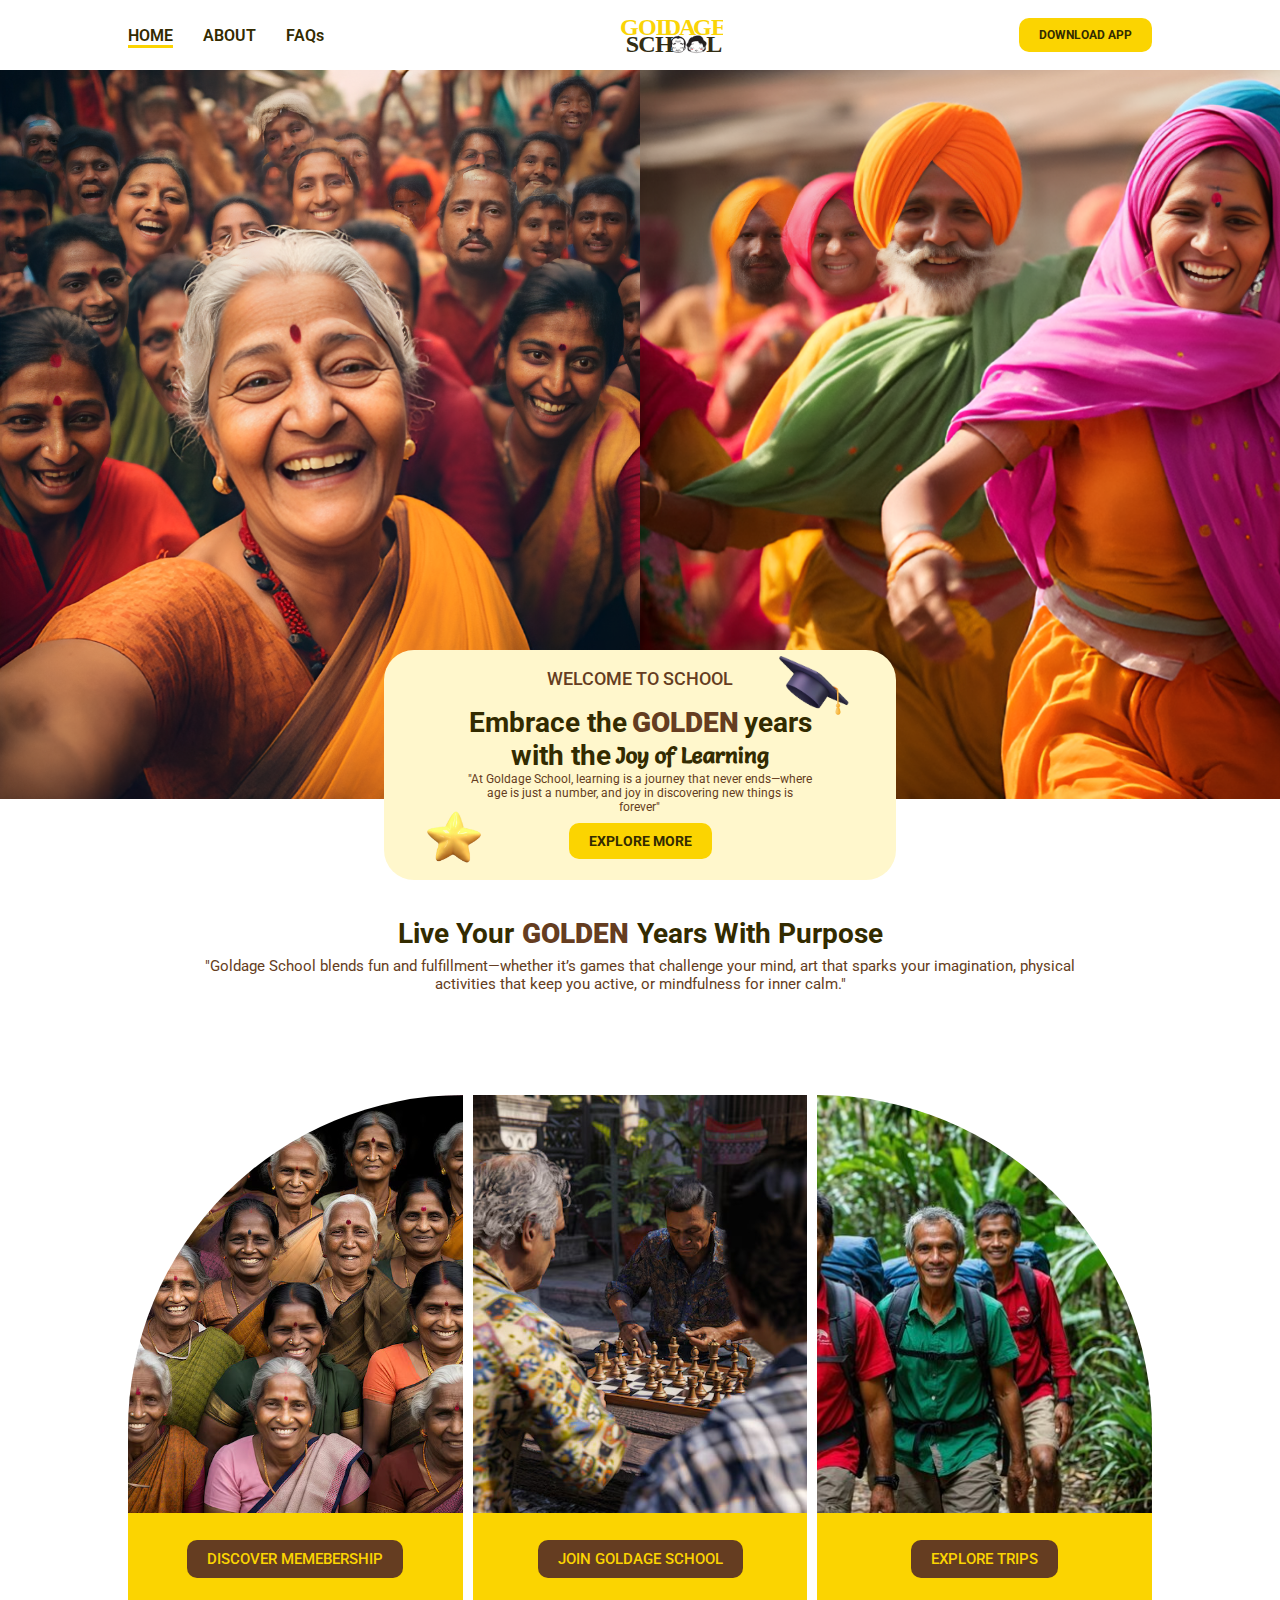
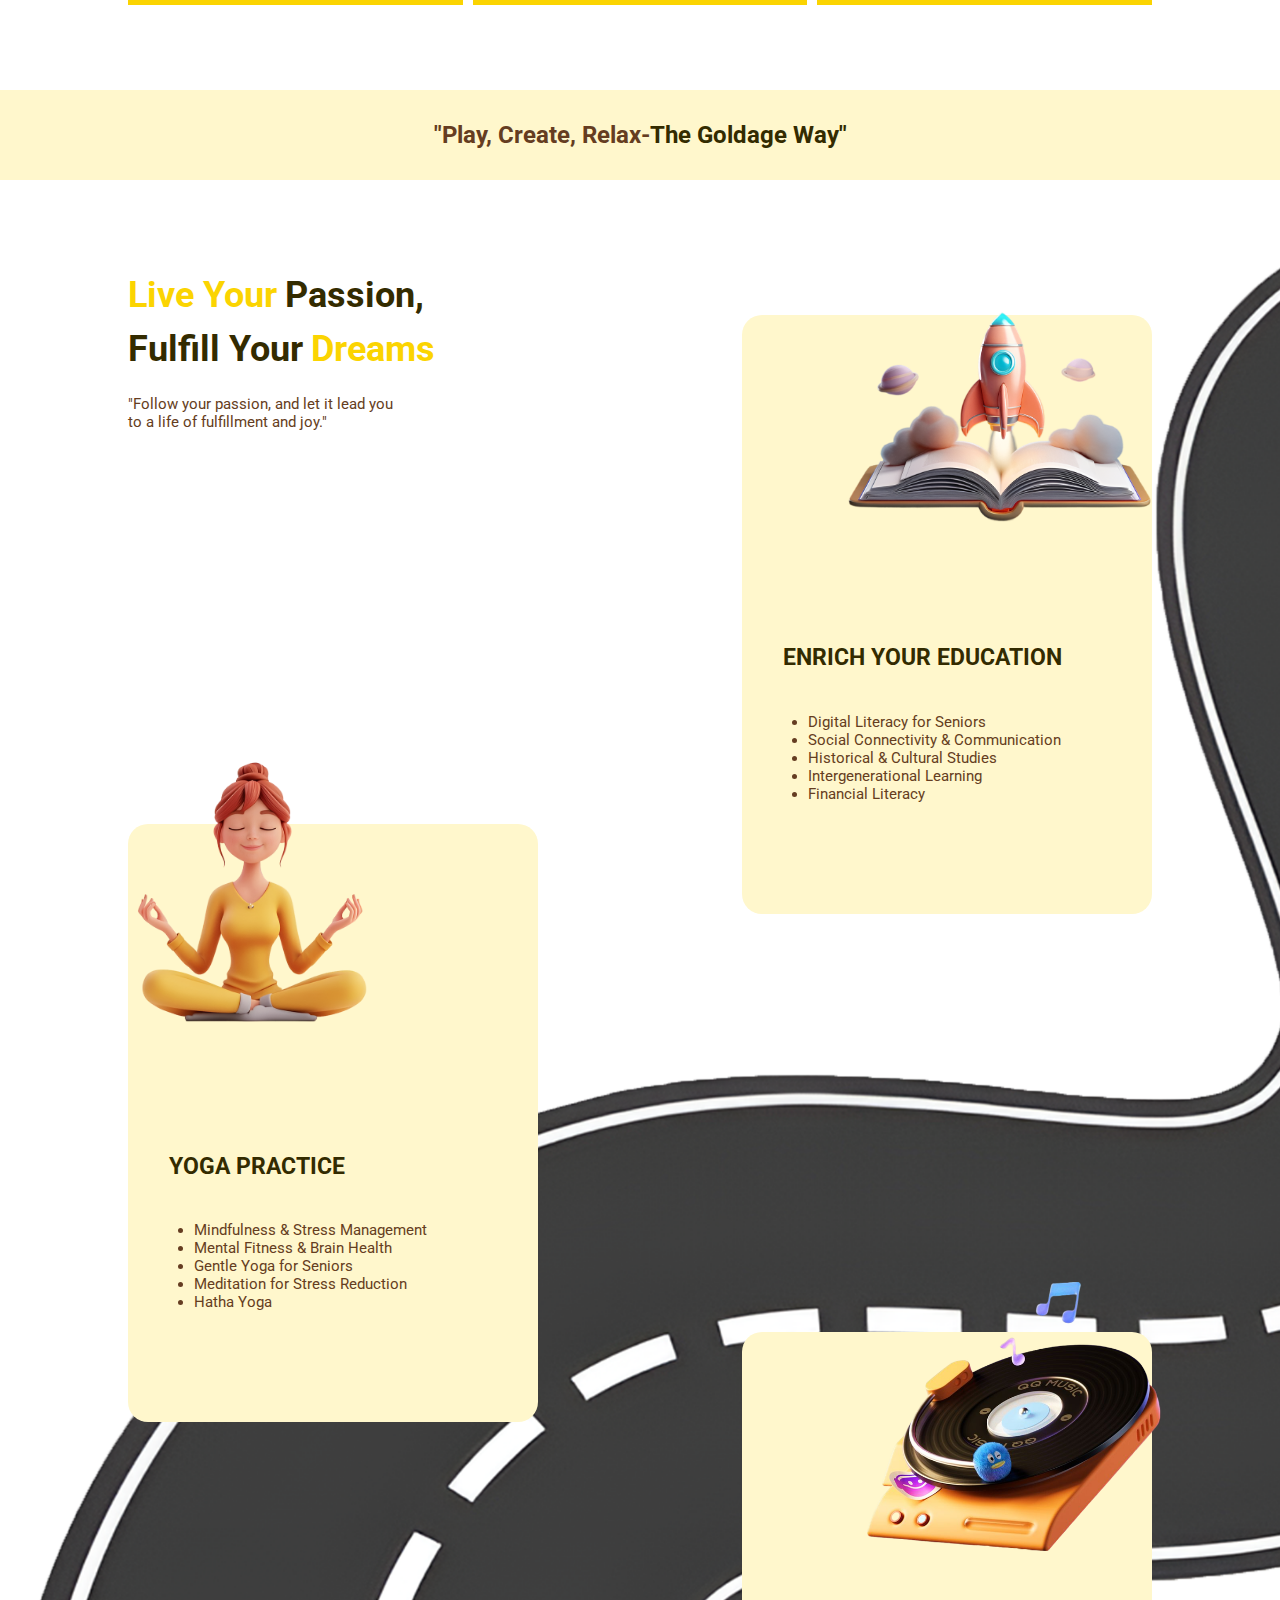
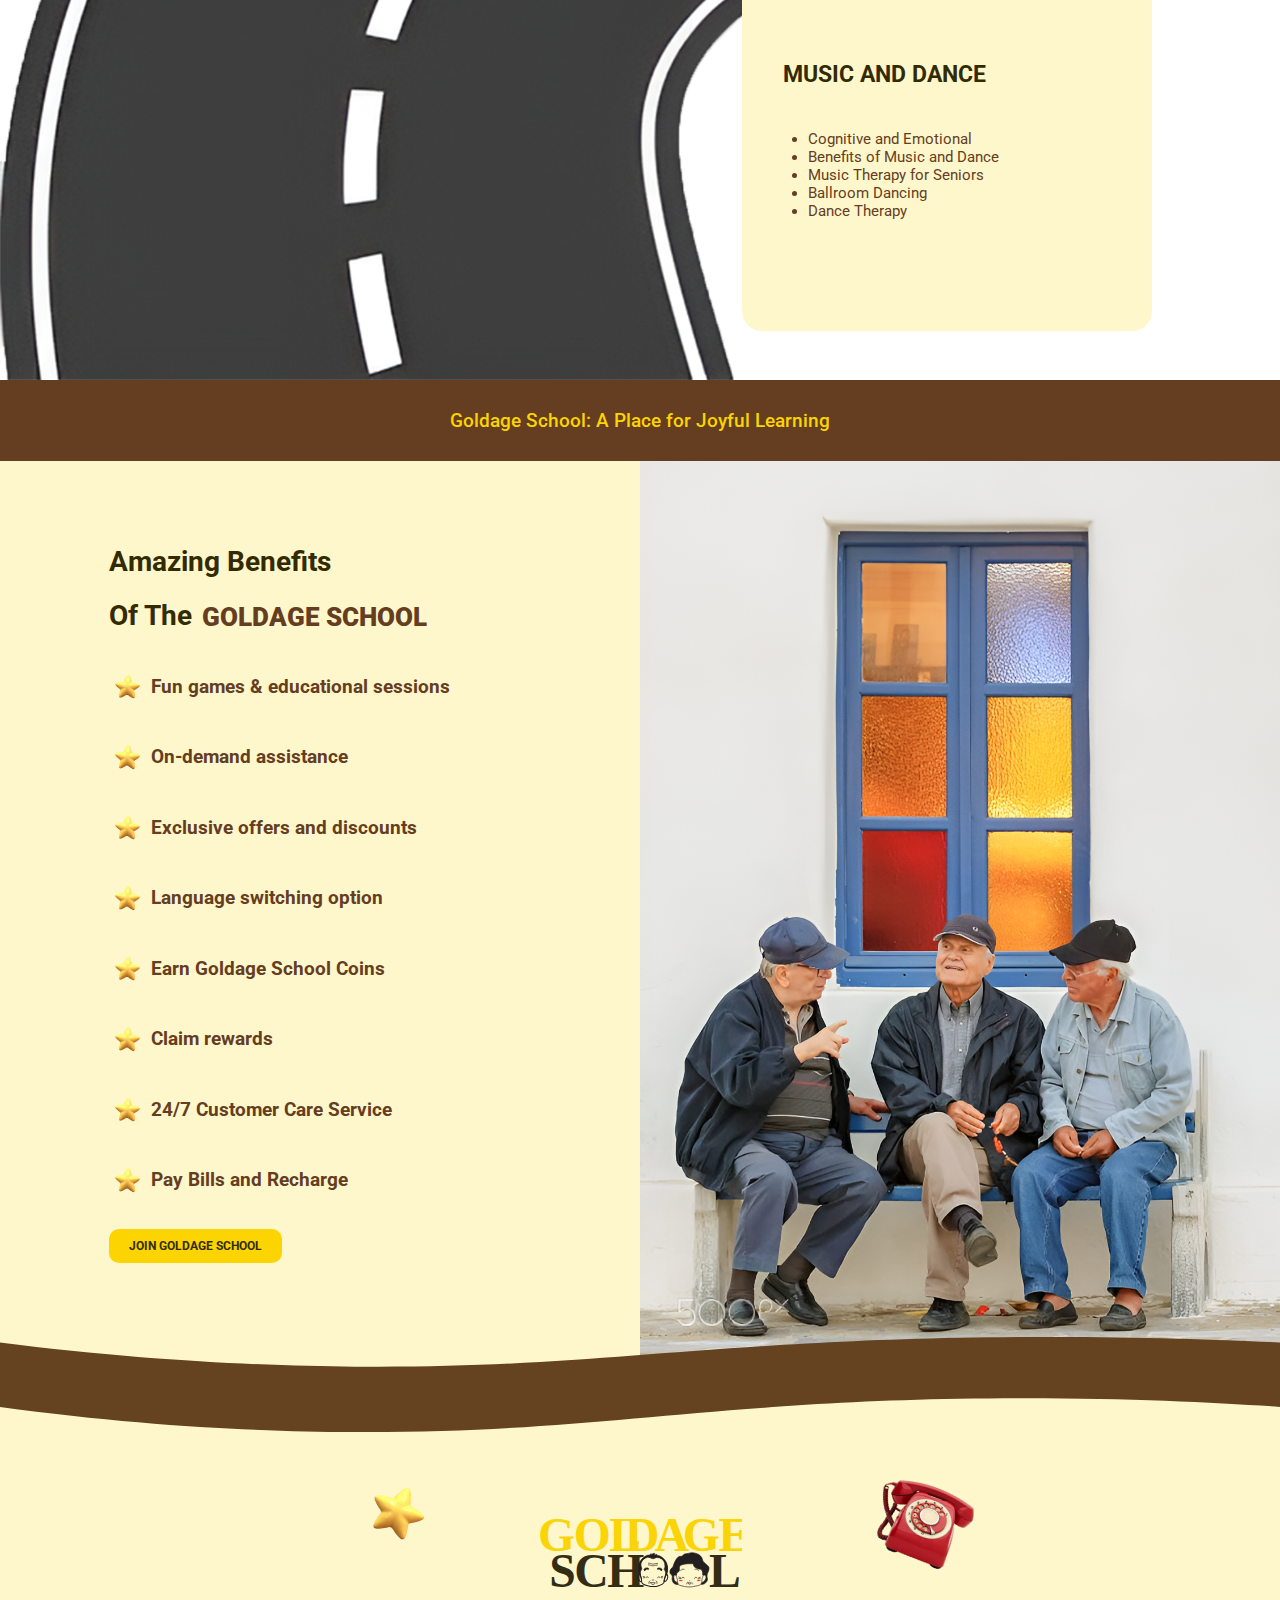
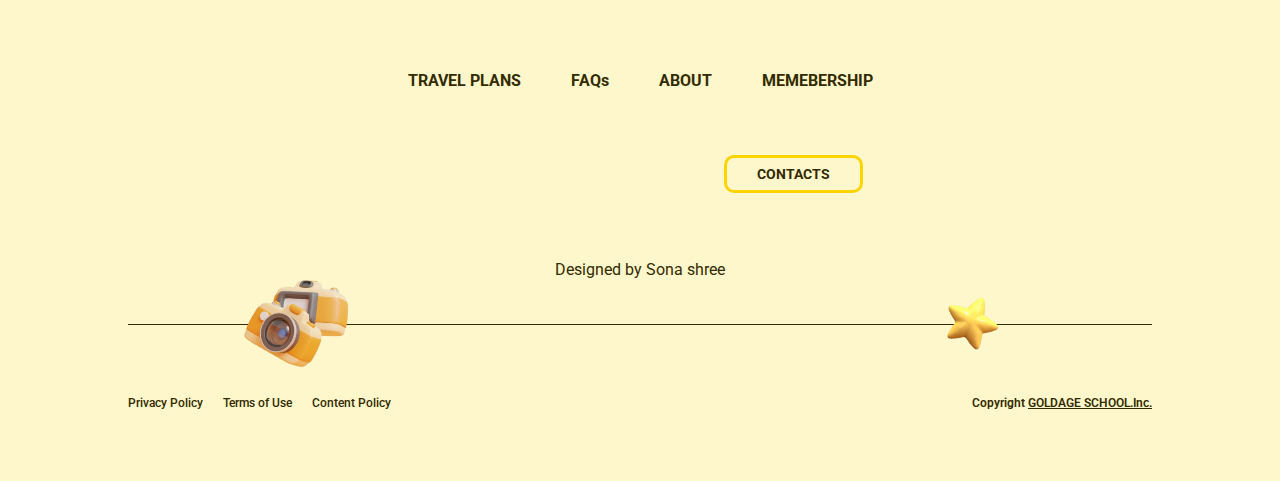
<file: index.html>
<!DOCTYPE html>
<html lang="en">

<head>
    <meta charset="UTF-8">
    <meta name="viewport" content="width=device-width, initial-scale=1.0">
    <title>Goldage_School</title>
    <link rel="stylesheet" href="./css/style.css">
    <link rel="stylesheet" href="./css/home.css">
    <link rel="stylesheet" href="https://cdnjs.cloudflare.com/ajax/libs/font-awesome/6.6.0/css/all.min.css"
        integrity="sha512-Kc323vGBEqzTmouAECnVceyQqyqdsSiqLQISBL29aUW4U/M7pSPA/gEUZQqv1cwx4OnYxTxve5UMg5GT6L4JJg=="
        crossorigin="anonymous" referrerpolicy="no-referrer" />
</head>

<body>
    <section class="main-section">
        <nav>
            <div class="wrapper">
                <input type="checkbox" name="" id="check-btn">
                <label for="check-btn" class="checkbtn">
                    <i class="fas fa-bars"></i>
                </label>
                <ul>
                    <li><a href="./index.html" class="active">HOME</a></li>
                    <li><a href="./about.html">ABOUT</a></li>
                    <li><a href="./faqs.html">FAQs</a></li>
                </ul>
                <div class="nav-container-one">
                    <img src="./GOLDAGE SCHOOL-LOGO [Recovered]-01.svg" alt="logo_image">
                </div>
                <a href="#"><button>DOWNLOAD APP</button></a>
            </div>
        </nav>

        <!-- section one -->
        <main class="banner-container">
            <div class="main-container">
                <div class="main-container-one"></div>
                <div class="main-container-two"></div>
            </div>
            <div class="submain-container">
                <div class="main-container-three">
                    <div class="banner">
                        <div class="banner-con-one">
                            <p>WELCOME TO SCHOOL</p>
                        </div>
                        <div class="banner-con-two">
                            <p>Embrace the</p>
                            <p>GOLDEN</p>
                            <p>years</p>
                        </div>
                        <div class="banner-con-three">
                            <p>with the</p>
                            <p>Joy of Learning</p>
                        </div>
                        <div class="banner-con-four">
                            <p>"At Goldage School, learning is a journey that never ends—where age is just a number, and
                                joy in discovering new things is forever"</p>
                        </div>
                        <div class="banner-con-five">
                            <a href="#"><button>EXPLORE MORE</button></a>
                        </div>
                    </div>
                    <img class="cap" src="./images/section-one/cap.png" alt="cap-img">
                    <img class="star" src="./images/section-one/star.png" alt="star-img">
                </div>
            </div>

            <!-- section two -->
            <div class="section-one">
                <div class="section-con">
                    <!-- <div class="section-con-one"></div> -->
                    <div class="section-con-two">
                        <div class="text-con">
                            <div class="text-one">
                                <p>Live Your</p>
                                <p>GOLDEN</p>
                                <p>Years With Purpose</p>
                            </div>
                            <div class="text-two">
                                <p>"Goldage School blends fun and fulfillment—whether it’s games that challenge your
                                    mind, art that sparks your imagination, physical activities that keep you active, or
                                    mindfulness for inner calm."</p>
                            </div>
                        </div>
                    </div>

                    <div class="section-con-three">
                        <div class="image-con">
                            <div class="img-con-one"></div>
                            <div class="img-con-two">
                                <a href="#">
                                    <button>DISCOVER MEMEBERSHIP</button>
                                </a>

                            </div>
                        </div>
                        <div class="image-con">
                            <div class="img-con-three"></div>
                            <div class="img-con-four">
                                <a href="#">
                                    <button>JOIN GOLDAGE SCHOOL</button>
                                </a>
                            </div>
                        </div>
                        <div class="image-con">
                            <div class="img-con-five"></div>
                            <div class="img-con-six">
                                <a href="#">
                                    <button>EXPLORE TRIPS</button>
                                </a>
                            </div>
                        </div>
                    </div>
                </div>
                
                  <!-- section three -->
                <div class="section-con-con">
                    <p>"Play, Create, Relax-</p>
                    <p>The Goldage Way"</p>
                </div>
            </div>

            <div class="section-three">
                <div class="section-three-con">
                    <div class="section-three-con-one">
                        <div class="section-three-text">
                            <div class="section-three-text-one">
                                <h1>Live Your</h1>
                                <h1>Passion,</h1>
                            </div>
                            <div class="section-three-text-two">
                                <h1>Fulfill Your</h1>
                                <h1>Dreams</h1>
                            </div>
                            <div class="section-three-text-three">
                                <p>"Follow your passion, and let it lead you to a life of fulfillment and joy."</p>
                            </div>
                        </div>
                        <div class="section-three-card">
                            <div class="card-con">
                                <div class="card-con-one">
                                    <div class="img-con">
                                        <img src="./images/section-three/card-img1.png" alt="">
                                    </div>
                                </div>
                                <div class="card-con-two">
                                    <div class="card-text-one">
                                        <h2>ENRICH YOUR EDUCATION</h2>
                                    </div>
                                    <div class="card-text-two">
                                        <ul>
                                            <li>Digital Literacy for Seniors</li>
                                            <li>Social Connectivity & Communication</li>
                                            <li>Historical & Cultural Studies</li>
                                            <li>Intergenerational Learning</li>
                                            <li>Financial Literacy</li>
                                        </ul>
                                    </div>
                                </div>
                            </div>
                        </div>
                    </div>
                    <div class="section-three-con-two">
                        <div class="section-three-card">
                            <div class="card-con">
                                <div class="card-con-one">
                                    <div class="img-con">
                                        <img src="./images/section-three/card-img2.png" alt="img2">
                                    </div>
                                </div>
                                <div class="card-con-two">
                                    <div class="card-text-one">
                                        <h2>YOGA PRACTICE</h2>
                                    </div>
                                    <div class="card-text-two">
                                        <ul>
                                            <li>Mindfulness & Stress Management</li>
                                            <li>Mental Fitness & Brain Health</li>
                                            <li>Gentle Yoga for Seniors</li>
                                            <li> Meditation for Stress Reduction</li>
                                            <li>Hatha Yoga</li>
                                        </ul>
                                    </div>
                                </div>
                            </div>
                        </div>
                        <div class="empty"></div>
                    </div>
                    <div class="section-three-con-three">
                        <div class="empty"></div>
                        <div class="section-three-card">
                            <div class="card-con">
                                <div class="card-con-one">
                                    <div class="img-con">
                                        <img src="./images/section-three/card-img3.png" alt="img3">
                                    </div>
                                </div>
                                <div class="card-con-two">
                                    <div class="card-text-one">
                                        <h2>MUSIC AND DANCE</h2>
                                    </div>
                                    <div class="card-text-two">
                                        <ul>
                                            <li>Cognitive and Emotional</li>
                                            <li>Benefits of Music and Dance</li>
                                            <li> Music Therapy for Seniors</li>
                                            <li> Ballroom Dancing</li>
                                            <li> Dance Therapy </li>
                                        </ul>
                                    </div>
                                </div>
                            </div>
                        </div>
                    </div>
                </div>
            </div>
            <div class="section-three-con-con">
                <div class="text-con">
                    <p>Goldage School: A Place for Joyful Learning</p>
                </div>
            </div>
            </div>

            <!-- section four -->
            <div class="section-four">
                <div class="section-four-con">
                    <div class="section-four-wrapper">
                        <div class="text-one"></div>
                        <div class="text-two">
                            <div class="text-con">
                                <h2>Amazing Benefits</h2>
                            </div>
                            <div class="text-con-one">
                                <h2>Of The</h2>
                                <h1>GOLDAGE SCHOOL</h1>
                            </div>
                        </div>
                        <div class="text-three">
                            <div class="text-con">
                                <div class="star-con">
                                    <img src="./images/section-one/star.png" alt="starimg">
                                </div>
                                <div class="text">
                                    <h3>Fun games & educational sessions</h3>
                                </div>
                            </div>
                            <div class="text-con">
                                <div class="star-con">
                                    <img src="./images/section-one/star.png" alt="starimg">
                                </div>
                                <div class="text">
                                    <h3>On-demand assistance</h3>
                                </div>
                            </div>
                            <div class="text-con">
                                <div class="star-con">
                                    <img src="./images/section-one/star.png" alt="starimg">
                                </div>
                                <div class="text">
                                    <h3>Exclusive offers and discounts</h3>
                                </div>
                            </div>
                            <div class="text-con">
                                <div class="star-con"> <img src="./images/section-one/star.png" alt="starimg">
                                </div>
                                <div class="text">
                                    <h3>Language switching option</h3>
                                </div>
                            </div>
                            <div class="text-con">
                                <div class="star-con">
                                    <img src="./images/section-one/star.png" alt="starimg">
                                </div>
                                <div class="text">
                                    <h3>Earn Goldage School Coins</h3>
                                </div>
                            </div>
                            <div class="text-con">
                                <div class="star-con">
                                    <img src="./images/section-one/star.png" alt="starimg">
                                </div>
                                <div class="text">
                                    <h3>
                                        Claim rewards
                                    </h3>

                                </div>
                            </div>
                            <div class="text-con">
                                <div class="star-con">
                                    <img src="./images/section-one/star.png" alt="starimg">
                                </div>
                                <div class="text">
                                    <h3>
                                        24/7 Customer Care Service
                                    </h3>

                                </div>
                            </div>
                            <div class="text-con">
                                <div class="star-con">
                                    <img src="./images/section-one/star.png" alt="starimg">
                                </div>
                                <div class="text">
                                    <h3>
                                        Pay Bills and Recharge
                                    </h3>
                                </div>
                            </div>

                            <div class="text-con">
                                <a href="#">
                                    <button>JOIN GOLDAGE SCHOOL</button>
                                </a>
                            </div>
                        </div>
                    </div>
                </div>
                <div class="section-four-con-one">
                    <img src="./images/section-four/section4-2.png" alt="img2">
                </div>
            </div>

            <div class="section-five">
                <img src="./images/section-five/stroke-01.svg" alt="">
            </div>
            
            <!-- footer section -->
            <div class="section-footer">
                <div class="footer-con">
                    <div class="footer-img-one">
                        <img src="./images/section-one/star.png" alt="star">
                    </div>
                    <div class="footer-img-two">
                        <img src="./images/section-one/star.png" alt="star">
                    </div>
                    <div class="footer-img-three">
                        <img src="./images/section-five/phone.png" alt="phone">
                    </div>
                    <div class="footer-img-four">
                        <img src="./images/section-five/camera.png" alt="camera">
                    </div>

                    <div class="footer-con-one">
                        <div class="footer-text-con">
                            <div class="img-con">
                                <img src="./GOLDAGE SCHOOL-LOGO [Recovered]-01.svg" alt="">
                            </div>
                        </div>
                        <div class="footer-text-con">
                            <ul>
                                <li><a href="#"></a>TRAVEL PLANS</li>
                                <li><a href="#"></a>FAQs</li>
                                <li><a href="#"></a>ABOUT</li>
                                <li><a href="#"></a>MEMEBERSHIP</li>
                            </ul>
                        </div>
                        <div class="footer-text-con">
                            <div class="icon-con">
                                <a href="#">
                                    <i class="fa-brands fa-facebook"></i>
                                </a>
                            </div>
                            <div class="icon-con">
                                <a href="#">
                                    <i class="fa-brands fa-instagram"></i>
                                </a>
                            </div>
                            <div class="icon-con">
                                <a href="#">
                                    <i class="fa-brands fa-twitter"></i>
                                </a>
                            </div>
                            <div class="icon-con">
                                <a href="#">
                                    <i class="fa-brands fa-youtube"></i>
                                </a>
                            </div>
                            <div class="icon-con">
                                <a href="#">
                                    <i class="fa-regular fa-envelope"></i>
                                </a>
                            </div>
                            <div class="button-con">
                                <a href="#">
                                    <button>CONTACTS</button>
                                </a>
                            </div>

                        </div>
                        <div class="footer-text-con">
                            <p>Designed by Sona shree</p>
                        </div>
                    </div>
                    <div class="footer-con-two">
                        <div class="text-con-one">
                            <ul>
                                <li><a href="#"></a>Privacy Policy</li>
                                <li><a href="#"></a>Terms of Use</li>
                                <li><a href="#"></a>Content Policy</li>
                            </ul>
                        </div>
                        <div class="text-con-two">

                            <p>Copyright
                                <i class="fa-regular fa-copyright"></i>
                                <a href="#">
                                    GOLDAGE SCHOOL.Inc.
                                </a>
                            </p>

                        </div>
                    </div>
                </div>
            </div>
        </main>
    </section>
</body>

</html>
</file>
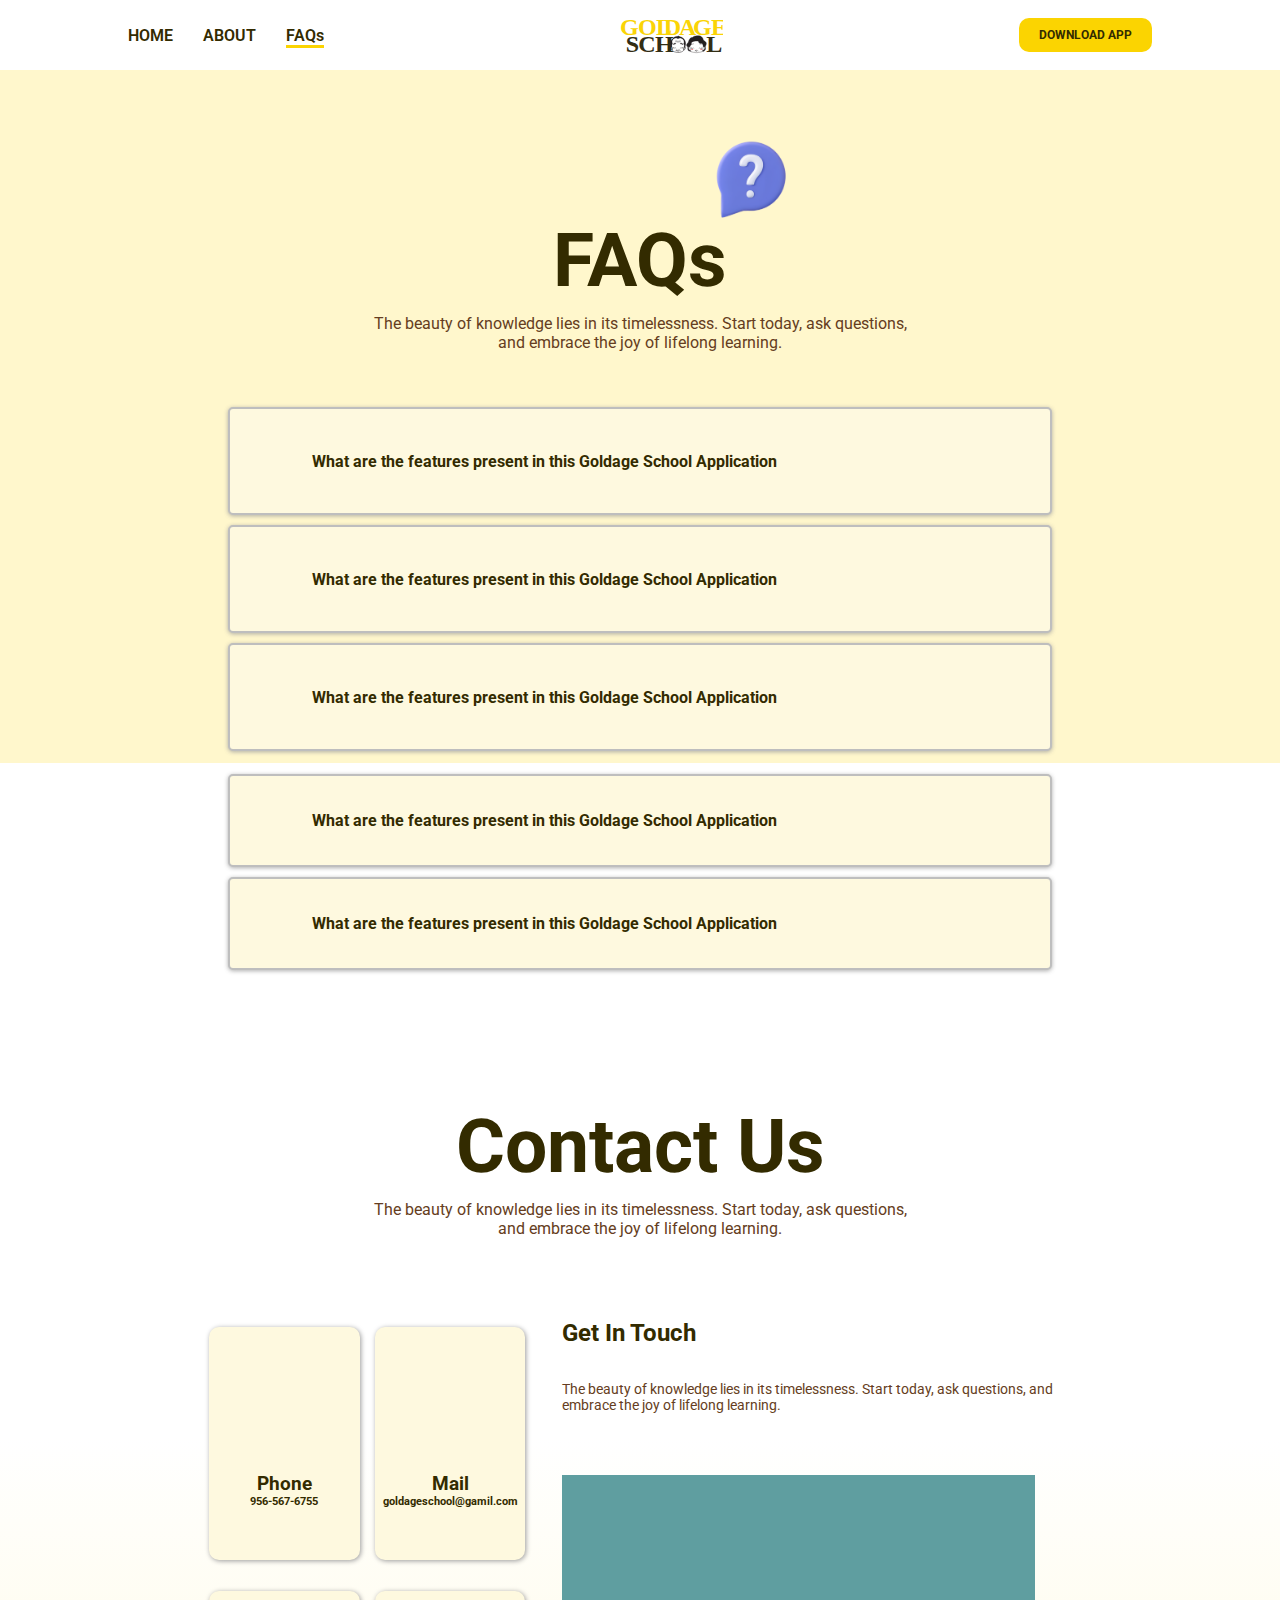
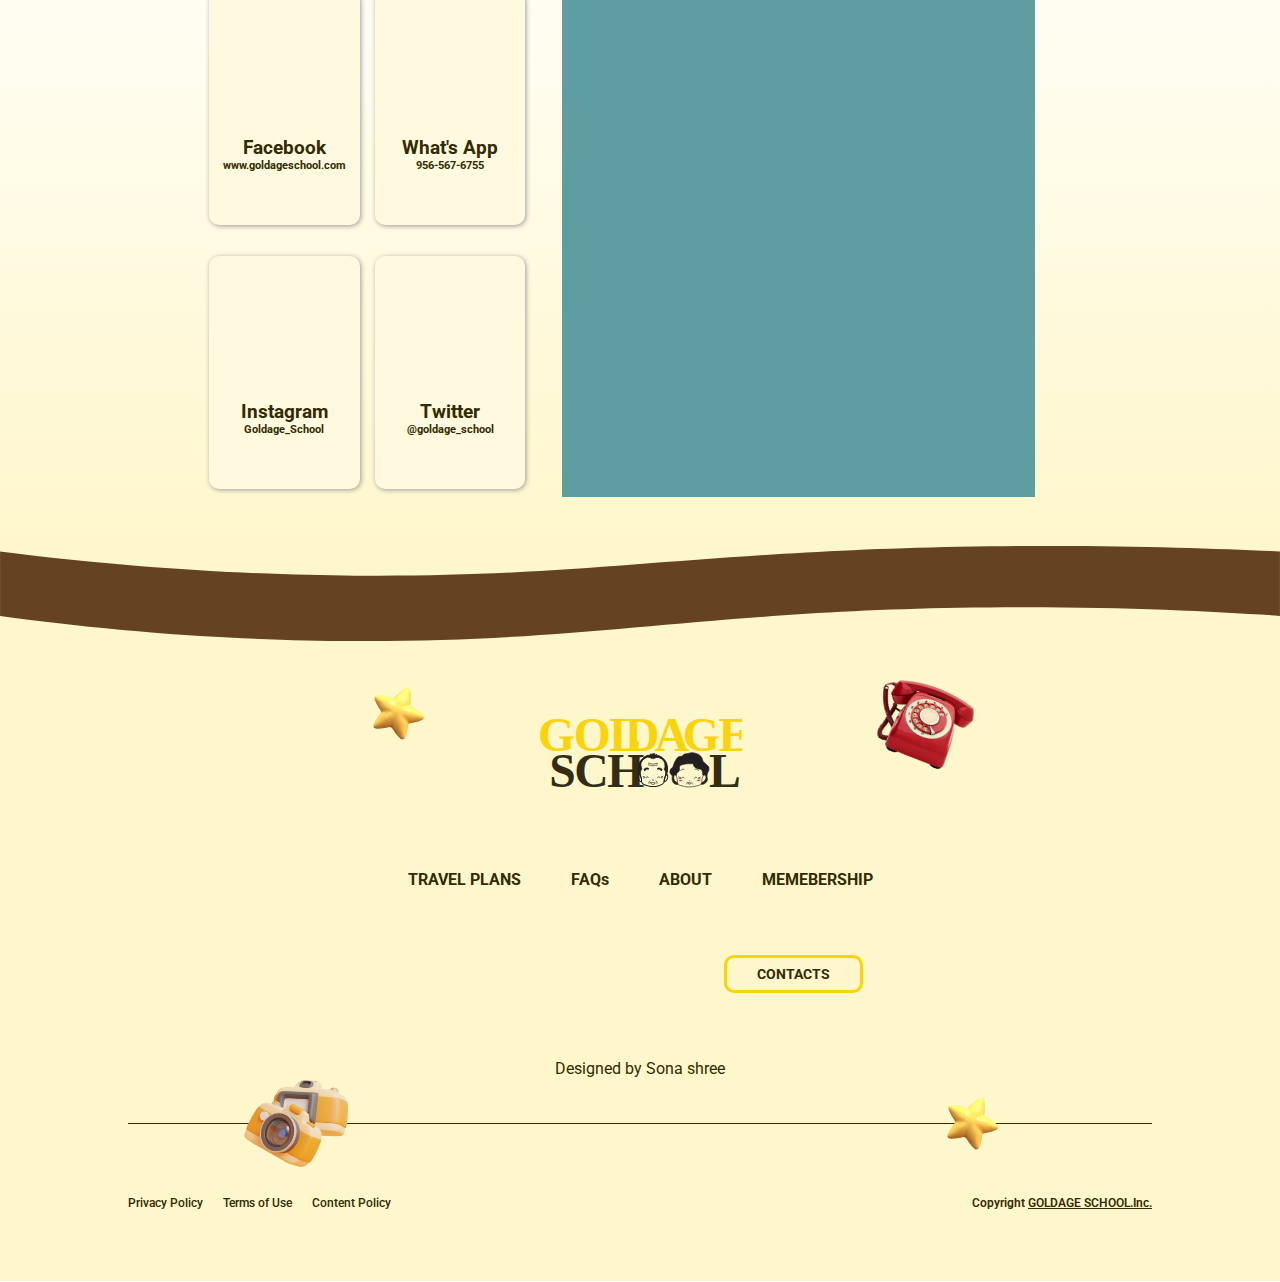
<file: faqs.html>
<!DOCTYPE html>
<html lang="en">

<head>
    <meta charset="UTF-8">
    <meta name="viewport" content="width=device-width, initial-scale=1.0">
    <title>Goldage_School</title>
    <link rel="stylesheet" href="./css/faqs.css">
    <link rel="stylesheet" href="./css/style.css">
    <link rel="stylesheet" href="https://cdnjs.cloudflare.com/ajax/libs/font-awesome/6.6.0/css/all.min.css"
        integrity="sha512-Kc323vGBEqzTmouAECnVceyQqyqdsSiqLQISBL29aUW4U/M7pSPA/gEUZQqv1cwx4OnYxTxve5UMg5GT6L4JJg=="
        crossorigin="anonymous" referrerpolicy="no-referrer" />
</head>

<body>
    <section class="main-section">
        <!-- nav section -->
        <nav>
            <div class="wrapper">

                <input type="checkbox" name="" id="check-btn">
                <label for="check-btn" class="checkbtn">
                    <i class="fas fa-bars"></i>
                </label>

                <ul>
                    <li><a href="./index.html">HOME</a></li>
                    <li><a href="./about.html">ABOUT</a></li>
                    <li><a href="./faqs.html" class="active">FAQs</a></li>
                </ul>
                <div class="nav-container-one">
                    <img src="./GOLDAGE SCHOOL-LOGO [Recovered]-01.svg" alt="logo_image">
                </div>

                <a href="#"><button>DOWNLOAD APP</button></a>

            </div>
        </nav>

        <!-- section one -->
        <div class="section-one">
            <div class="section-con">
                <div class="img-con">
                    <img src="./images/contact/3d Speech bubble with question mark__enhanced.png" alt="img">
                </div>
                <div class="section-one-text">
                    <div class="text-con-one">
                        <h1>FAQs</h1>
                    </div>
                    <div class="text-con-two">
                        <p>The beauty of knowledge lies in its timelessness. Start today, ask questions, and embrace the
                            joy of lifelong learning.</p>
                    </div>
                </div>
                <div class="text-con-three">
                    <div class="accordian">
                        <div class="inner">
                            <h4>
                                What are the features present in this Goldage School Application</h4>
                            <i class="fa-solid fa-plus"></i>
                        </div>
                    </div>
                    <div class="accordian">
                        <div class="inner">
                            <h4>
                                What are the features present in this Goldage School Application</h4>
                            <i class="fa-solid fa-plus"></i>
                        </div>
                    </div>
                    <div class="accordian">
                        <div class="inner">
                            <h4>
                                What are the features present in this Goldage School Application</h4>
                            <i class="fa-solid fa-plus"></i>
                        </div>
                    </div>
                </div>
            </div>
            <div class="section-con-one">
                <div class="text-con-four">
                    <div class="accordian">
                        <div class="inner">
                            <h4>
                                What are the features present in this Goldage School Application</h4>
                            <i class="fa-solid fa-plus"></i>
                        </div>
                    </div>
                    <div class="accordian">
                        <div class="inner">
                            <h4>
                                What are the features present in this Goldage School Application</h4>
                            <i class="fa-solid fa-plus"></i>
                        </div>
                    </div>
                </div>
            </div>
        </div>

        <!-- section-two -->
        <div class="section-two">
            <div class="section-one-text">
                <div class="text-con-one">
                    <h1>Contact Us</h1>
                </div>
                <div class="text-con-two">
                    <p>The beauty of knowledge lies in its timelessness. Start today, ask questions, and embrace the joy
                        of lifelong learning.</p>
                </div>
            </div>
            <div class="main">
                <div class="left">
                    <div class="con">
                        <div class="icon">
                            <i class="fa-solid fa-phone"></i>
                        </div>
                        <div class="main-text">
                            <h3>Phone</h3>
                            <h6>956-567-6755</h6>
                        </div>
                    </div>
                    <div class="con">
                        <div class="icon">
                            <i class="fa-solid fa-envelope"></i>
                        </div>
                        <div class="main-text">
                            <h3>Mail</h3>
                            <h6>goldageschool@gamil.com</h6>
                        </div>
                    </div>
                    <div class="con">
                        <div class="icon">
                            <i class="fa-brands fa-facebook"></i>
                        </div>
                        <div class="main-text">
                            <h3>Facebook</h3>
                            <h6>www.goldageschool.com</h6>
                        </div>
                    </div>
                    <div class="con">
                        <div class="icon">
                            <i class="fa-brands fa-whatsapp"></i></i>
                        </div>
                        <div class="main-text">
                            <h3>What's App</h3>
                            <h6>956-567-6755</h6>
                        </div>
                    </div>
                    <div class="con">
                        <div class="icon">
                            <i class="fa-brands fa-instagram"></i>
                        </div>
                        <div class="main-text">
                            <h3>Instagram</h3>
                            <h6>Goldage_School</h6>
                        </div>
                    </div>
                    <div class="con">
                        <div class="icon">
                            <i class="fa-brands fa-twitter"></i>
                        </div>
                        <div class="main-text">
                            <h3>Twitter</h3>
                            <h6>@goldage_school</h6>
                        </div>
                    </div>
                </div>
                <div class="right">
                    <div class="login-head">
                        <div class="text-one">
                            <h2>Get In Touch</h2>
                        </div>
                        <div class="text-two">
                            <p>The beauty of knowledge lies in its timelessness. Start today, ask questions, and embrace
                                the joy of lifelong learning.</p>
                        </div>
                    </div>
                    <div class="login-body">
                        <div class="con">
                            
                        </div>
                    </div>





                    <!-- <div class="login-body">
                        <div class="con">
                            <div class="con-head">
                                <h3>Name</h3>
                            </div>
                            <div class="con-bar">
                                <div class="icon">
                                    <i class="fa-solid fa-user"></i>
                                </div>
                                <div class="icon-text">
                                    <h5>Enter Your Name</h5>
                                </div>
                            </div>
                        </div>
                        <div class="con">
                            <div class="con-head">
                                <h3>Email ID</h3>
                            </div>
                            <div class="con-bar">
                                <div class="icon">
                                    <i class="fa-solid fa-envelope"></i>
                                </div>
                                <div class="icon-text">
                                    <h5>Enter Your Email ID</h5>
                                </div>
                            </div>
                        </div>
                        <div class="con">
                            <div class="con-head">
                                <h3>Number</h3>
                            </div>
                            <div class="con-bar">
                                <div class="icon">
                                    <i class="fa-solid fa-phone"></i>
                                </div>
                                <div class="icon-text">
                                    <h5>Enter Your Phone Number</h5>
                                </div>
                            </div>
                        </div>
                        <div class="con-one">
                            <button>Request to call back</button>
                        </div>
                           
                    </div> -->

                </div>

            </div>
        </div>


        </div>
        <style>
            .section-liner {
                background-color: rgb(255, 247, 204);
                height: auto;
            }

            .section-liner img {
                height: 100%;
                width: 100%;
                object-fit: cover;
                object-position: center;
            }
        </style>
        <div class="section-five section-liner">
            <img src="./images/section-five/stroke-01.svg" alt="">
        </div>
        <footer>
            <div class="section-footer">
                <div class="footer-con">
                    <div class="footer-img-one">
                        <img src="./images/section-one/star.png" alt="star">
                    </div>
                    <div class="footer-img-two">
                        <img src="./images/section-one/star.png" alt="star">
                    </div>
                    <div class="footer-img-three">
                        <img src="./images/section-five/phone.png" alt="phone">
                    </div>
                    <div class="footer-img-four">
                        <img src="./images/section-five/camera.png" alt="camera">
                    </div>

                    <div class="footer-con-one">
                        <div class="footer-text-con">
                            <div class="img-con">
                                <img src="./GOLDAGE SCHOOL-LOGO [Recovered]-01.svg" alt="">
                            </div>
                        </div>
                        <div class="footer-text-con">
                            <ul>
                                <li><a href="#"></a>TRAVEL PLANS</li>
                                <li><a href="#"></a>FAQs</li>
                                <li><a href="#"></a>ABOUT</li>
                                <li><a href="#"></a>MEMEBERSHIP</li>
                            </ul>
                        </div>
                        <div class="footer-text-con">
                            <div class="icon-con">
                                <a href="#">
                                    <i class="fa-brands fa-facebook"></i>
                                </a>
                            </div>
                            <div class="icon-con">
                                <a href="#">
                                    <i class="fa-brands fa-instagram"></i>
                                </a>
                            </div>
                            <div class="icon-con">
                                <a href="#">
                                    <i class="fa-brands fa-twitter"></i>
                                </a>
                            </div>
                            <div class="icon-con">
                                <a href="#">
                                    <i class="fa-brands fa-youtube"></i>
                                </a>
                            </div>
                            <div class="icon-con">
                                <a href="#">
                                    <i class="fa-regular fa-envelope"></i>
                                </a>
                            </div>
                            <div class="button-con">
                                <a href="#">
                                    <button>CONTACTS</button>
                                </a>
                            </div>

                        </div>
                        <div class="footer-text-con">
                            <p>Designed by Sona shree</p>
                        </div>
                    </div>
                    <div class="footer-con-two">
                        <div class="text-con-one">
                            <ul>
                                <li><a href="#"></a>Privacy Policy</li>
                                <li><a href="#"></a>Terms of Use</li>
                                <li><a href="#"></a>Content Policy</li>
                            </ul>
                        </div>
                        <div class="text-con-two">

                            <p>Copyright
                                <i class="fa-regular fa-copyright"></i>
                                <a href="#">
                                    GOLDAGE SCHOOL.Inc.
                                </a>
                            </p>

                        </div>
                    </div>
                </div>
            </div>
        </footer>
</body>

</html>
</file>
<file: css/style.css>
@import url('https://fonts.googleapis.com/css2?family=Roboto:ital,wght@0,100;0,300;0,400;0,500;0,700;0,900;1,100;1,300;1,400;1,500;1,700;1,900&display=swap');

* {
    padding: 0px;
    margin: 0px;
    font-family: "Roboto", sans-serif;
}

button{
    cursor: pointer;
}


/* nav start */

nav {
    height: 70px;
    width: 100%;
    /* background-color: skyblue; */
    display: flex;
    align-items: center;
    justify-content: center;
}

nav .wrapper {
    height: 100%;
    width: 80%;
    /* background-color: lightgrey; */
    display: flex;
    align-items: center;
    justify-content: space-between;
}

nav input[type="checkbox"],
nav .wrapper label {
    display: none;
}

nav .wrapper label i {
    font-size: 24px;
    color: rgb(51, 43, 0);
}

nav .wrapper ul {
    display: flex;
    align-items: center;
    justify-content: center;
    gap: 30px;
    list-style-type: none;
    font-weight: 600;

}

nav .wrapper ul li a {
    text-decoration: none;
    color: rgb(51, 43, 0);
}
nav .wrapper ul li a:hover {
    border-bottom: 3px solid rgb(251, 212, 1);
}

nav .wrapper ul li a.active {
    border-bottom: 3px solid rgb(251, 212, 1);
}


nav .wrapper .nav-container-one {
    height: 100%;
    width: 10%;
    /* background-color: rgb(43, 226, 171); */
    display: flex;
    align-items: center;
    justify-content: center;

}

nav .wrapper .nav-container-one img {
    /* height: 250%;
    width: 250%;
    object-fit: contain; */
}

nav .wrapper a button {
    border: none;
    background-color: rgb(251, 212, 1);
    color: rgb(51, 43, 0);
    padding: 10px 20px;
    text-align: center;
    border-radius: 10px;
    text-decoration: none;
    font-weight: 700;
    font-size: 12px;
}

nav .wrapper button:hover {
    color: rgb(251, 212, 1);
    background-color: rgb(101, 61, 33);
    transition: 600ms;
}

/* nav ends */

/* footer start */
.section-footer {
    height: 70vh;
    width: 100%;
    background-color: rgb(255, 247, 204);
    display: flex;
    align-items: center;
    justify-content: center;
}

.section-footer .footer-con {
    height: 100%;
    width: 80%;
    /* background-color: aquamarine; */
    position: relative;

}

.section-footer .footer-con .footer-img-one {
    position: absolute;
    height: 80px;
    width: 80px;
    /* background-color: blue; */
    left: 230px;
    top: 20px;
}

.section-footer .footer-con .footer-img-one img {
    height: 100%;
    width: 100%;
    object-fit: contain;
    transform: rotate(20deg);
}

.section-footer .footer-con .footer-img-two {
    position: absolute;
    height: 80px;
    width: 80px;
    /* background-color: blue; */
    bottom: 120px;
    right: 140px;
}

.section-footer .footer-con .footer-img-two img {
    height: 100%;
    width: 100%;
    object-fit: contain;
    transform: rotate(20deg);
}

.section-footer .footer-con .footer-img-three {
    position: absolute;
    height: 100px;
    width: 100px;
    /* background-color: blue; */
    right: 180px;
    top: 20px;
}

.section-footer .footer-con .footer-img-three img {
    height: 100%;
    width: 100%;
    object-fit: contain;
    transform: rotate(20deg);
}


.section-footer .footer-con .footer-img-four {
    position: absolute;
    height: 120px;
    width: 120px;
    /* background-color: blue; */
    left: 110px;
    bottom: 100px;
}

.section-footer .footer-con .footer-img-four img {
    height: 100%;
    width: 100%;
    object-fit: contain;
    transform: rotate(20deg);
}

.section-footer .footer-con .footer-con-one {
    height: 75%;
    width: 100%;
    /* background-color: greenyellow; */
    display: flex;
    flex-direction: column;
    /* gap: 10px; */
}

.section-footer .footer-con .footer-con-two {
    height: 25%;
    width: 100%;
    /* background-color: gold; */
    border-top: 1px solid rgb(51, 43, 0);
    display: flex;
    justify-content: space-between;
    align-items: center;
}

.section-footer .footer-con .footer-con-one .footer-text-con {
    height: 20%;
    width: 100%;
    /* background-color: blueviolet; */
    display: flex;
    align-items: center;
    justify-content: center;
    /* gap: 5px; */
}

.section-footer .footer-con .footer-con-one .footer-text-con:nth-child(1) {
    padding-top: 30px;
    height: 30%;

}

.section-footer .footer-con .footer-con-one .footer-text-con:nth-child(2) {
    padding-top: 10px;
}

.section-footer .footer-con .footer-con-one .footer-text-con .img-con {
    height: 110%;
    width: 20%;
    /* background-color: red; */
}

.section-footer .footer-con .footer-con-one .footer-text-con .img-con img {
    height: 100%;
    width: 100%;
    object-fit: cover;
}

.section-footer .footer-con .footer-con-one .footer-text-con ul {
    display: flex;
    gap: 50px;
}

.section-footer .footer-con .footer-con-one .footer-text-con ul li {
    font-weight: 700;
    font-size: 16px;
    list-style: none;
    color: rgb(51, 43, 0);
}

.section-footer .footer-con .footer-con-one .footer-text-con .icon-con {
    height: 90%;
    width: 6%;
    /* background-color: rgb(135, 186, 222); */
    display: flex;
    align-items: center;
    justify-content: center;
}

.section-footer .footer-con .footer-con-one .footer-text-con .icon-con i {
    font-size: 2.5vw;
    color: rgb(51, 43, 0);
}

.section-footer .footer-con .footer-con-one .footer-text-con .button-con {
    height: 90%;
    width: 20%;
    /* background-color: burlywood; */
    display: flex;
    align-items: center;
    justify-content: center;
}

.section-footer .footer-con .footer-con-one .footer-text-con .button-con button {
    border: none;
    border: 3px solid rgb(251, 212, 1);
    background-color: transparent;
    color: rgb(51, 43, 0);
    padding: 8px 30px;
    text-align: center;
    border-radius: 10px;
    text-decoration: none;
    font-weight: 700;
    font-size: 14px;

}

.section-footer .footer-con .footer-con-one .footer-text-con .button-con button:hover {
    color: rgb(251, 212, 1);
    background-color: rgb(101, 61, 33);
    transition: 600ms;
}

.section-footer .footer-con .footer-con-one .footer-text-con p {
    font-size: 16px;
    color: rgb(51, 43, 0);
}

.section-footer .footer-con .footer-con-two .text-con-one {
    height: 50%;
    width: 60%;
    /* background-color: chocolate; */
    display: flex;
    align-items: center;
    justify-content: start;
}

.section-footer .footer-con .footer-con-two .text-con-one ul {
    display: flex;
    gap: 20px;
}

.section-footer .footer-con .footer-con-two .text-con-one ul li {
    font-weight: 500;
    font-size: 12px;
    list-style: none;
    color: rgb(51, 43, 0);
}

.section-footer .footer-con .footer-con-two .text-con-two {
    height: 50%;
    width: 40%;
    /* background-color: pink; */
    display: flex;
    align-items: center;
    justify-content: end;
}

.section-footer .footer-con .footer-con-two .text-con-two p a {
    /* background-color: aquamarine; */
    color: rgb(51, 43, 0);
}

.section-footer .footer-con .footer-con-two .text-con-two p {
    font-weight: 600;
    font-size: 12px;
    color: rgb(51, 43, 0);
}

/* MEDIA STARTS */

@media only screen and (max-width:768px) {
    nav {
        position: relative;
    }

    nav .wrapper label {
        display: block;
    }

    nav .wrapper ul {

        background-color: rgba(101, 61, 33, 0.779);
        position: absolute;
        top: 70px;
        left: -100%;
        height: 200px;
        width: 30%;
        flex-direction: column;
        align-items: center;
        /* padding: 0px 0px 0px 10%; */
        transition-duration: 0.7s;
        border-bottom-right-radius: 10px;
        /* border-top-left-radius: 10px; */

    }

    nav .wrapper ul li {
        /* background-color: yellow; */

    }

    nav .wrapper ul li a {
        color: aliceblue;
    }

    nav .wrapper #check-btn:checked~ul {
        left: 0px;
    }

    nav .wrapper a button {
        padding: 8px 15px;
    }

    nav .wrapper label {
        width: 20%;
        /* background-color: aqua; */
    }
}
@media only screen and (max-width:768px) {
    nav .wrapper a button {
        border: none;
        background-color: rgb(251, 212, 1);
        color: rgb(51, 43, 0);
        padding: 8px 10px;
        text-align: center;
        border-radius: 10px;
        text-decoration: none;
        font-weight: 700;
        font-size: 12px;
    }
    
    nav .wrapper button:hover {
        color: rgb(251, 212, 1);
        background-color: rgb(101, 61, 33);
        transition: 600ms;
    }
}


@media only screen and (max-width:1117px) {
    .section-footer .footer-con .footer-con-one .footer-text-con ul li {
        font-size: 16px;
    }

    .section-footer .footer-con .footer-con-one .footer-text-con p {
        font-size: 16px;
    }

    .section-footer .footer-con .footer-img-one {
        /* position: absolute; */
        height: 70px;
        width: 70px;
        /* background-color: blue; */
        left: 180px;
        top: 10px;
    }

    .section-footer .footer-con .footer-img-two {
        /* position: absolute; */
        height: 70px;
        width: 70px;
        /* background-color: blue; */
        bottom: 110px;
        right: 70px;
    }

    .section-footer .footer-con .footer-img-three {
        /* position: absolute; */
        height: 90px;
        width: 90px;
        /* background-color: blue; */
        right: 150px;
        top: 20px;
    }

    .section-footer .footer-con .footer-img-four {
        /* position: absolute; */
        height: 90px;
        width: 90px;
        /* background-color: blue; */
        left: 50px;
        bottom: 90px;
    }

    .section-footer .footer-con .footer-con-one .footer-text-con .button-con button {
        padding: 5px 15px;
        border-radius: 5px;
    }

    .section-footer .footer-con .footer-con-one .footer-text-con .img-con {
        height: 100%;
        width: 15%;
        /* background-color: red; */
    }
}
@media only screen and (max-width:850px) {

    nav .wrapper .nav-container-one {
        width: 20%;
        /* background-color: lightgreen; */
    }
}

@media only screen and (max-width:768px) {
    .section-footer .footer-con .footer-con-one .footer-text-con ul {
        /* display: flex; */
        gap: 30px;
    }

    .section-footer .footer-con .footer-con-one .footer-text-con ul li {
        font-size: 14px;
    }

    .section-footer .footer-con .footer-con-one .footer-text-con p {
        font-size: 16px;
    }

    .section-footer .footer-con .footer-img-one {
        /* position: absolute; */
        height: 60px;
        width: 60px;
        /* background-color: blue; */
        left: 120px;
        top: 20px;
    }

    .section-footer .footer-con .footer-img-two {
        /* position: absolute; */
        height: 60px;
        width: 60px;
        /* background-color: blue; */
        bottom: 100px;
        right: 30px;
    }

    .section-footer .footer-con .footer-img-three {
        /* position: absolute; */
        height: 60px;
        width: 60px;
        /* background-color: blue; */
        right: 120px;
        top: 20px;
    }

    .section-footer .footer-con .footer-img-four {
        /* position: absolute; */
        height: 60px;
        width: 60px;
        /* background-color: blue; */
        left: 30px;
        bottom: 100px;
    }

    .section-footer .footer-con .footer-con-one .footer-text-con .img-con {
        height: 100%;
        width: 20%;
        /* background-color: red; */
    }

    .section-footer .footer-con .footer-con-one .footer-text-con .icon-con {
        height: 90%;
        width: 9%;
        /* background-color: rgb(135, 186, 222); */
        display: flex;
        align-items: center;
        justify-content: center;
    }

    .section-footer .footer-con .footer-con-one .footer-text-con .icon-con i {
        font-size: 24px;
        color: rgb(51, 43, 0);
    }

    .section-footer .footer-con .footer-con-two .text-con-one ul {
        /* display: flex; */
        gap: 10px;
    }

    .section-footer .footer-con .footer-con-two .text-con-one ul li {
        font-weight: 500;
        font-size: 8px;
        list-style: none;
        color: rgb(51, 43, 0);
    }

    .section-footer .footer-con .footer-con-two .text-con-two p {
        font-weight: 600;
        font-size: 8px;
        color: rgb(51, 43, 0);
    }

    .section-footer .footer-con .footer-con-one .footer-text-con .button-con button {
        padding: 3px 9px;
        font-size: 12px;
        border-radius: 5px;
    }
    .section-footer {
        height: 50vh;
        width: 100%;
        /* background-color: rgb(255, 247, 204); */
        display: flex;
        align-items: center;
        justify-content: center;
    }
    
    .section-footer .footer-con {
        height: 100%;
        width: 80%;
        /* background-color: aquamarine; */
        /* position: relative; */
    
    }
}


@media only screen and (max-width:687px) {

    .section-footer .footer-con .footer-con-one .footer-text-con ul {
        gap: 15px;
    }

    .section-footer .footer-con .footer-con-one .footer-text-con ul li {
        font-size: 12px;
    }

    .section-footer .footer-con .footer-con-one .footer-text-con p {
        font-size: 12px;
    }

    .section-footer .footer-con .footer-img-one {
        /* position: absolute; */
        height: 50px;
        width: 50px;
        /* background-color: blue; */
        left: 40px;
        top: 20px;
    }

    .section-footer .footer-con .footer-img-two {
        /* position: absolute; */
        height: 60px;
        width: 60px;
        /* background-color: blue; */
        bottom: 60px;
        right: 0px;
    }

    .section-footer .footer-con .footer-img-three {
        /* position: absolute; */
        height: 60px;
        width: 60px;
        /* background-color: blue; */
        right: 30px;
        top: 20px;
    }

    .section-footer .footer-con .footer-img-four {
        /* position: absolute; */
        height: 60px;
        width: 60px;
        /* background-color: blue; */
        left: 0px;
        bottom: 60px;
    }

    .section-footer .footer-con .footer-con-one .footer-text-con .img-con {
        height: 100%;
        width: 30%;
        /* background-color: red; */
    }

    .section-footer .footer-con .footer-con-one .footer-text-con .icon-con {
        height: 90%;
        width: 8%;
        /* background-color: rgb(135, 186, 222); */
        display: flex;
        align-items: center;
        justify-content: center;
    }

    .section-footer .footer-con .footer-con-one .footer-text-con .icon-con i {
        font-size: 20px;
        color: rgb(51, 43, 0);
    }

    .section-footer .footer-con .footer-con-two .text-con-one ul {
        /* display: flex; */
        gap: 5px;
    }

    .section-footer .footer-con .footer-con-two .text-con-one ul li {
        font-weight: 500;
        font-size: 8px;
        list-style: none;
        color: rgb(51, 43, 0);
    }

    .section-footer .footer-con .footer-con-two .text-con-two p {
        font-weight: 600;
        font-size: 5px;
        color: rgb(51, 43, 0);
    }

    .section-footer .footer-con .footer-con-one .footer-text-con .button-con button {
        padding: 4px 8px;
        font-size: 12px;
        border-radius: 5px;
    }

    .section-footer .footer-con .footer-con-one .footer-text-con .button-con {
        height: 90%;
        width: 30%;
        /* background-color: burlywood; */
        display: flex;
        align-items: center;
        justify-content: center;
    }
    .section-footer .footer-con .footer-con-two .text-con-two p {
        font-weight: 600;
        font-size: 6px;
        color: rgb(51, 43, 0);
    }
    .section-footer {
        height: 50vh;
        width: 100%;
        /* background-color: rgb(255, 247, 204); */
        display: flex;
        align-items: center;
        justify-content: center;
    }
    
    .section-footer .footer-con {
        height: 100%;
        width: 80%;
        /* background-color: aquamarine; */
        /* position: relative; */
    
    }
}

@media only screen and (max-width:458px) {
nav .wrapper .nav-container-one {
        width: 30%;
        /* background-color: lightcoral; */
    }

    .section-footer .footer-con .footer-con-one .footer-text-con ul {
        gap: 10px;
    }
    .section-footer .footer-con .footer-img-one {
        /* position: absolute; */
        height: 50px;
        width: 50px;
        /* background-color: blue; */
        left: 30px;
        top: 20px;
    }

    .section-footer .footer-con .footer-img-two {
        /* position: absolute; */
        height: 40px;
        width: 40px;
        /* background-color: blue; */
        bottom: 60px;
        right: -10px;
    }

    .section-footer .footer-con .footer-img-three {
        /* position: absolute; */
        height: 50px;
        width: 50px;
        /* background-color: blue; */
        right: 10px;
        top: 20px;
    }

    .section-footer .footer-con .footer-img-four {
        /* position: absolute; */
        height: 40px;
        width: 40px;
        /* background-color: blue; */
        left: -10px;
        bottom: 60px;
    }

    .section-footer .footer-con .footer-con-one .footer-text-con .img-con {
        height: 100%;
        width: 30%;
        /* background-color: red; */
    }

    .section-footer .footer-con .footer-con-one .footer-text-con .icon-con {
        height: 90%;
        width: 8%;
        /* background-color: rgb(135, 186, 222); */
        display: flex;
        align-items: center;
        justify-content: center;
    }

    .section-footer .footer-con .footer-con-one .footer-text-con .icon-con i {
        font-size: 18px;
        color: rgb(51, 43, 0);
    }

    .section-footer .footer-con .footer-con-two .text-con-one ul {
        /* display: flex; */
        gap: 5px;
    }

    .section-footer .footer-con .footer-con-two .text-con-one ul li {
        font-weight: 500;
        font-size: 6px;
        list-style: none;
        color: rgb(51, 43, 0);
    }

    .section-footer .footer-con .footer-con-two .text-con-two p {
        font-weight: 600;
        font-size: 5px;
        color: rgb(51, 43, 0);
    }

    .section-footer .footer-con .footer-con-one .footer-text-con .button-con button {
        padding: 4px 8px;
        font-size: 10px;
        border-radius: 5px;
    }

    .section-footer .footer-con .footer-con-one .footer-text-con .button-con {
        height: 90%;
        width: 30%;
        /* background-color: burlywood; */
        display: flex;
        align-items: center;
        justify-content: center;
    }

    .section-footer .footer-con .footer-con-two .text-con-two p {
        font-weight: 600;
        font-size: 6px;
        color: rgb(51, 43, 0);
    }

    .section-footer {
        height: 40vh;
        width: 100%;
        background-color: rgb(255, 247, 204);
        display: flex;
        align-items: center;
        justify-content: center;
    }
    
    .section-footer .footer-con {
        height: 100%;
        width: 80%;
        /* background-color: aquamarine; */
        /* position: relative; */
    
    }
}

@media only screen and (max-width:333px) {
    .section-footer .footer-con .footer-con-one .footer-text-con:nth-child(1) {
        padding-top: 15px;
    }
    .section-footer .footer-con .footer-con-one .footer-text-con ul li {
        font-size: 11px;
    }

}
</file>
<file: css/home.css>
@import url('https://fonts.googleapis.com/css2?family=Salsa&display=swap');


/* main start */
/* banner-one start */
main {
    height: 90vh;
    width: 100%;
    /* background-color: aqua; */
    display: flex;
    align-items: start;
    justify-content: center;
    flex-wrap: wrap;
}

main .main-container {
    height: 90%;
    width: 100%;
    /* background-color: blue; */
    display: flex;
    align-items: center;
    justify-content: center;
}

main .main-container-one {
    height: 100%;
    width: 50%;
    /* background-color: green; */
    background-image: url('../images/section-one/banner_left.png');
    background-position: center;
    background-size: cover;
    background-repeat: no-repeat;
}

main .main-container-two {
    height: 100%;
    width: 50%;
    /* background-color: yellow; */
    /* background-color: green; */
    background-image: url('../images/section-one/banner_right.png');
    background-position: left;
    background-size: cover;
}

main .submain-container {
    height: 10%;
    width: 100%;
    /* background-color: blueviolet; */
    display: flex;
    align-items: center;
    justify-content: center;
    position: relative;
}

main .submain-container .main-container-three {
    height: 230px;
    width: 40%;
    background-color: rgb(255, 247, 204);
    position: absolute;
    bottom: 0px;
    border-radius: 30px;
    display: flex;
    align-items: center;
    justify-content: center;
}

main .submain-container .main-container-three .banner {
    height: 85%;
    width: 85%;
    /* background-color: coral; */
    display: flex;
    align-items: center;
    justify-content: center;
    flex-wrap: wrap;
}

main .submain-container .main-container-three .banner .banner-con-one {
    height: 10%;
    width: 100%;
    /* background-color: cornflowerblue; */
    display: flex;
    align-items: center;
    justify-content: center;
}

main .submain-container .main-container-three .banner .banner-con-one {
    font-size: 18px;
    font-weight: 500;
    color: rgb(101, 61, 33);
}

main .submain-container .main-container-three .banner .banner-con-two {
    height: 15%;
    width: 100%;
    /* background-color: yellowgreen; */
    padding-top: 15px;
    display: flex;
    align-items: center;
    justify-content: center;
    gap: 5px;
}

main .submain-container .main-container-three .banner .banner-con-two p:nth-child(1) {
    font-size: 28px;
    font-weight: 700;
    color: rgb(51, 43, 0);
}

main .submain-container .main-container-three .banner .banner-con-two p:nth-child(2) {
    font-size: 28px;
    font-weight: 900;
    color: rgb(101, 61, 33);
}

main .submain-container .main-container-three .banner .banner-con-two p:nth-child(3) {
    font-size: 28px;
    font-weight: 700;
    color: rgb(51, 43, 0);
}

main .submain-container .main-container-three .banner .banner-con-three {
    height: 15%;
    width: 100%;
    /* background-color: blueviolet; */
    padding-top: 0px;
    display: flex;
    align-items: center;
    justify-content: center;
    gap: 5px;
}

main .submain-container .main-container-three .banner .banner-con-three p:nth-child(1) {
    font-size: 28px;
    font-weight: 700;
    color: rgb(51, 43, 0);
}

main .submain-container .main-container-three .banner .banner-con-three p:nth-child(2) {
    font-size: 22px;
    color: rgb(51, 43, 0);
    font-family: "Salsa", cursive;
    font-weight: 700;
}

main .submain-container .main-container-three .banner .banner-con-four {
    height: 20%;
    width: 80%;
    /* background-color: blue; */
    display: flex;
    align-items: center;
    justify-content: center;
    gap: 5px;
}

main .submain-container .main-container-three .banner .banner-con-four p {
    font-size: 12px;
    text-align: center;
    color: rgb(101, 61, 33);
}

main .submain-container .main-container-three .banner .banner-con-five {
    height: 20%;
    width: 100%;
    /* background-color: greenyellow; */
    padding-top: 5px;
    display: flex;
    align-items: center;
    justify-content: center;
}

main .submain-container .main-container-three .banner .banner-con-five button {
    border: none;
    background-color: rgb(251, 212, 1);
    color: rgb(51, 43, 0);
    padding: 10px 20px;
    text-align: center;
    border-radius: 10px;
    text-decoration: none;
    font-weight: 700;
    font-size: 14px;
}

main .submain-container .main-container-three .banner .banner-con-five button:hover {
    color: rgb(251, 212, 1);
    background-color: rgb(101, 61, 33);
    transition: 600ms;
}

main .submain-container .main-container-three .cap {
    height: 90px;
    width: 90px;
    position: absolute;
    top: -10px;
    right: 40px;
}

main .submain-container .main-container-three .star {
    height: 80px;
    width: 80px;
    position: absolute;
    bottom: 3px;
    left: 30px;
}

/* banner-one end */


/* banner-two start */
main .section-one {
    height: 100vh;
    width: 100%;
    /* background-color: blanchedalmond; */
    display: flex;
    align-items: center;
    justify-content: center;
    flex-direction: column;
}

main .section-one .section-con {
    height: 90%;
    width: 80%;
    /* background-color: blueviolet; */
}

main .section-one .section-con-one {
    height: 2%;
    width: 100%;
    /* background-color: aqua; */
}

main .section-one .section-con-two {
    height: 23%;
    width: 100%;
    /* background-color: aquamarine; */
    display: flex;
    align-items: center;
    justify-content: center;
}

main .section-one .section-con-two .text-con {
    height: 100%;
    width: 50%;
    /* background-color: brown; */
    display: flex;
    align-items: center;
    justify-content: center;
    flex-direction: column;
}

main .section-one .section-con-two .text-con .text-one {
    height: 20%;
    width: 100%;
    /* background-color: red; */
    padding-bottom: 5px;
    display: flex;
    align-items: center;
    justify-content: center;
    gap: 8px;
}

main .section-one .section-con-two .text-con p {
    font-size:28px;
    font-weight: 700;
    color: rgb(51, 43, 0);
}

main .section-one .section-con-two .text-con .text-one p:nth-child(2) {
    font-weight: 900;
    color: rgb(101, 61, 33);
    font-size:28px;
}

main .section-one .section-con-two .text-con .text-two {
    height: 40%;
    width: 90%;
    /* background-color: green; */
}

main .section-one .section-con-two .text-con .text-two p {
    font-size: 15px;
    text-align: center;
    color: rgb(101, 61, 33);
    font-weight: 400;
}


main .section-one .section-con-three {
    height: 70%;
    width: 100%;
    /* background-color: lightgreen; */
    display: flex;
    align-items: center;
    justify-content: center;
    gap: 10px;
}

main .section-one .section-con-three .image-con {
    height: 100%;
    width: 33%;
    /* background-color:cadetblue; */
}

main .section-one .section-con-three .image-con .img-con-one {
    height: 82%;
    width: 100%;
    /* background-color: blueviolet; */
    border-top-left-radius: 800px;
    background-image: url(../images/section-two/card-one.jpg);
    background-position: bottom;
    background-size: cover;
}

main .section-one .section-con-three .image-con .img-con-one:hover {
    /* background-color: aquamarine; */
    background-image: url(../images/section-two/card-one-hover.jpg);
    transition: 0.6ms;
}

main .section-one .section-con-three .image-con .img-con-two {
    height: 18%;
    width: 100%;
    background-color: rgb(251, 212, 1);
    display: flex;
    align-items: center;
    justify-content: center;
}

main .section-one .section-con-three .image-con .img-con-two button {
    border: none;
    background-color: rgb(101, 61, 33);
    color: rgb(251, 212, 1);
    padding: 10px 20px;
    text-align: center;
    border-radius: 10px;
    text-decoration: none;
    font-weight: 500;
    font-size: 15px;
}

main .section-one .section-con-three .image-con .img-con-two button:hover {
    transition: 0.6ms;
    color: rgb(51, 43, 0);
    background-color: transparent;
    border: 2px solid rgb(101, 61, 33);
    font-weight: 700;
}

main .section-one .section-con-three .image-con .img-con-three {
    height: 82%;
    width: 100%;
    /* background-color: blueviolet; */
    background-image: url(../images/section-two/card-two.jpg);
    background-size: cover;
}

main .section-one .section-con-three .image-con .img-con-three:hover {
    /* background-color: bisque; */
    background-image: url(../images/section-two/card-two-hover.png);
    transition: 0.6ms;
}

main .section-one .section-con-three .image-con .img-con-four {
    height: 18%;
    width: 100%;
    background-color: rgb(251, 212, 1);
    display: flex;
    align-items: center;
    justify-content: center;
}

main .section-one .section-con-three .image-con .img-con-four button {
    border: none;
    background-color: rgb(101, 61, 33);
    color: rgb(251, 212, 1);
    padding: 10px 20px;
    text-align: center;
    border-radius: 10px;
    text-decoration: none;
    font-weight: 500;
    font-size: 15px;
}

main .section-one .section-con-three .image-con .img-con-four button:hover {
    transition: 0.6ms;
    color: rgb(51, 43, 0);
    background-color: transparent;
    border: 2px solid rgb(101, 61, 33);
    font-weight: 700;
}

main .section-one .section-con-three .image-con .img-con-five {
    height: 82%;
    width: 100%;
    /* background-color: blueviolet; */
    border-top-right-radius: 800px;
    background-image: url(../images/section-two/card-three.jpg);
    background-size: cover;
    background-position: right;
}

main .section-one .section-con-three .image-con .img-con-five:hover {
    /* background-color: antiquewhite; */
    background-image: url(../images/section-two/card-three-hover.jpg);
    transition: 0.6ms;
}

main .section-one .section-con-three .image-con .img-con-six {
    height: 18%;
    width: 100%;
    background-color: rgb(251, 212, 1);
    display: flex;
    align-items: center;
    justify-content: center;
}

main .section-one .section-con-three .image-con .img-con-six button {
    border: none;
    background-color: rgb(101, 61, 33);
    color: rgb(251, 212, 1);
    padding: 10px 20px;
    text-align: center;
    border-radius: 10px;
    text-decoration: none;
    font-weight: 500;
    font-size:15px;
}

main .section-one .section-con-three .image-con .img-con-six button:hover {
    transition: 0.6ms;
    color: rgb(51, 43, 0);
    background-color: transparent;
    border: 2px solid rgb(101, 61, 33);
    font-weight: 700;
}

main .section-one .section-con-con {
    height: 10%;
    width: 100%;
    background-color: rgb(255, 247, 204);
    display: flex;
    align-items: center;
    justify-content: center;
}

main .section-one .section-con-con p {
    font-size:24px;
    font-weight: 700;
}

main .section-one .section-con-con p:nth-child(1) {
    color: rgb(101, 61, 33);
}

main .section-one .section-con-con p:nth-child(2) {
    color: rgb(51, 43, 0);
}

/* section 2 ends */

/* section 3 start */
main .section-three {
    height: 200vh;
    width: 100%;
    /* background-color: antiquewhite; */
    /* background-color: red; */
    background-image: url(../images/section-three/road.png);
    background-repeat: no-repeat;
    background-size: cover;
    display: flex;
    align-items: center;
    justify-content: center;
    flex-direction: column;
}

main .section-three .section-three-con {
    height: 95%;
    width: 80%;
    /* background-color: purple; */
}

main .section-three .section-three-con .section-three-con-one {
    height: 35%;
    width: 100%;
    /* background-color: red; */
    display: flex;
    align-items: center;
    justify-content: center;
}

main .section-three .section-three-con .section-three-con-one .section-three-text {
    height: 100%;
    width: 50%;
    /* background-color: aqua; */
    display: flex;
    align-items: start;
    justify-content: start;
    flex-direction: column;
}

main .section-three .section-three-con .section-three-con-one .section-three-text h1 {
    font-size:clamp(0.75rem, 2.5vw + 0.25rem, 2.5rem);
    color: rgb(51, 43, 0);
}

main .section-three .section-three-con .section-three-con-one .section-three-text .section-three-text-one h1:nth-child(1) {
    color: rgb(251, 212, 1);
}

main .section-three .section-three-con .section-three-con-one .section-three-text .section-three-text-two h1:nth-child(2) {
    color: rgb(251, 212, 1);
}

main .section-three .section-three-con .section-three-con-one .section-three-text .section-three-text-three p {
    color: rgb(101, 61, 33);
    font-size: clamp(0.625rem, 0.536vw + 0.518rem, 1rem);
}

main .section-three .section-three-con .section-three-con-one .section-three-text-one {
    height: 10%;
    width: 70%;
    /* background-color: pink; */
    display: flex;
    align-items: center;
    justify-content: start;
    gap: 8px;
    padding-top: 40px;
}

main .section-three .section-three-con .section-three-con-one .section-three-text-two {
    height: 8%;
    width: 70%;
    /* background-color: green; */
    display: flex;
    align-items: center;
    justify-content: start;
    gap: 8px;
}

main .section-three .section-three-con .section-three-con-one .section-three-text-three {
    height: 10%;
    width: 55%;
    /* background-color: white; */
    display: flex;
    align-items: center;
    justify-content: start;
    padding-top: 10px;
}


main .section-three .section-three-con .section-three-con-one .section-three-card {
    height: 100%;
    width: 50%;
    /* background-color: rgb(137, 31, 231); */
    display: flex;
    align-items: end;
    justify-content: end;
    flex-direction: column;
    position: relative;
}

main .section-three .section-three-con .section-three-con-one .section-three-card .card-con {
    height: 100%;
    width: 80%;
    background-color: rgb(255, 247, 204);
    border-radius: 20px;
    position: absolute;
    top: 90px;
    display: flex;
    align-items: center;
    justify-content: center;
    flex-direction: column;
}

main .section-three .section-three-con .section-three-con-one .section-three-card .card-con .card-con-one {
    height: 50%;
    width: 90%;
    /* background-color: aquamarine; */
    position: relative;
    display: flex;
    align-items: end;
    justify-content: end;

}

main .section-three .section-three-con .section-three-con-one .section-three-card .card-con .card-con-one .img-con {
    height: 140%;
    width: 90%;
    /* background-color: blueviolet; */
    position: absolute;
    bottom: 20px;
    right: -30px;
}

main .section-three .section-three-con .section-three-con-one .section-three-card .card-con .card-con-one .img-con img {
    height: 100%;
    width: 100%;
    object-fit: contain;
}

main .section-three .section-three-con .section-three-con-one .section-three-card .card-con .card-con-two {
    height: 40%;
    width: 80%;
    /* background-color: chartreuse; */
    display: flex;
    align-items: center;
    justify-content: center;
    flex-direction: column;

}

main .section-three .section-three-con .section-three-con-one .section-three-card .card-con .card-con-two .card-text-one {
    height: 30%;
    width: 100%;
    /* background-color: burlywood; */
    font-size:clamp(0.625rem, 0.536vw + 0.518rem, 1rem);
}

main .section-three .section-three-con .section-three-con-one .section-three-card .card-con .card-con-two .card-text-two {
    height: 75%;
    width: 85%;
    /* background-color: cadetblue; */
    font-size: clamp(0.625rem, 0.536vw + 0.518rem, 1rem);
}

main .section-three .section-three-con .section-three-con-one .section-three-card .card-con .card-con-two .card-text-one h2 {
    color: rgb(51, 43, 0);
}

main .section-three .section-three-con .section-three-con-one .section-three-card .card-con .card-con-two .card-text-two li {
    color: rgb(101, 61, 33);
}

main .section-three .section-three-con .section-three-con-two {
    height: 35%;
    width: 100%;
    /* background-color: lightcoral; */
}

main .section-three .section-three-con .section-three-con-two .section-three-card .card-con {
    height: 100%;
    width: 80%;
    background-color: rgb(255, 247, 204);
    border-radius: 20px;
    position: absolute;
    display: flex;
    align-items: center;
    justify-content: center;
    flex-direction: column;
}

main .section-three .section-three-con .section-three-con-two .section-three-card {
    height: 100%;
    width: 50%;
    /* background-color: aquamarine; */
    display: flex;
    align-items: start;
    justify-content: start;
    flex-direction: column;
    position: relative;
}

main .section-three .section-three-con .section-three-con-two .section-three-card .card-con .card-con-one {
    height: 50%;
    width: 90%;
    /* background-color: rgb(127, 163, 255); */
    position: relative;
    display: flex;
    align-items: start;
    justify-content: start;

}

main .section-three .section-three-con .section-three-con-two .section-three-card .card-con .card-con-one .img-con {
    height: 150%;
    width: 100%;
    /* background-color: blueviolet; */
    position: absolute;
    bottom: 30px;
    left: -80px;
}

main .section-three .section-three-con .section-three-con-two .section-three-card .card-con .card-con-one .img-con img {
    height: 100%;
    width: 100%;
    object-fit: contain;
}

main .section-three .section-three-con .section-three-con-two .section-three-card .card-con .card-con-two {
    height: 40%;
    width: 80%;
    /* background-color: chartreuse; */
    display: flex;
    align-items: center;
    justify-content: center;
    flex-direction: column;

}

main .section-three .section-three-con .section-three-con-two .section-three-card .card-con .card-con-two .card-text-one {
    height: 30%;
    width: 100%;
    /* background-color: burlywood; */
    font-size:clamp(0.625rem, 0.536vw + 0.518rem, 1rem);
}

main .section-three .section-three-con .section-three-con-two .section-three-card .card-con .card-con-two .card-text-two {
    height: 75%;
    width: 85%;
    /* background-color: cadetblue; */
    font-size:clamp(0.625rem, 0.536vw + 0.518rem, 1rem);
}

main .section-three .section-three-con .section-three-con-two .section-three-card .card-con .card-con-two .card-text-one h2 {
    color: rgb(51, 43, 0);
}

main .section-three .section-three-con .section-three-con-two .section-three-card .card-con .card-con-two .card-text-two li {
    color: rgb(101, 61, 33);
}


main .section-three .section-three-con .section-three-con-two .empty {
    height: 100%;
    width: 50%;
    /* background-color: blueviolet; */
}

main .section-three .section-three-con .section-three-con-three {
    height: 35%;
    width: 100%;
    /* background-color: greenyellow; */
    display: flex;
    align-items: center;
    justify-content: center;
}

main .section-three .section-three-con .section-three-con-three .section-three-card {
    height: 100%;
    width: 50%;
    /* background-color: aquamarine; */
    display: flex;
    align-items: end;
    justify-content: end;
    flex-direction: column;
    position: relative;
}

main .section-three .section-three-con .section-three-con-three .section-three-card .card-con {
    height: 100%;
    width: 80%;
    background-color: rgb(255, 247, 204);
    border-radius: 20px;
    position: absolute;
    bottom: 90px;
    display: flex;
    align-items: center;
    justify-content: center;
    flex-direction: column;
}

main .section-three .section-three-con .section-three-con-three .section-three-card .card-con .card-con-one {
    height: 50%;
    width: 90%;
    /* background-color: rgb(127, 163, 255); */
    position: relative;
    display: flex;
    align-items: end;
    justify-content: end;
}

main .section-three .section-three-con .section-three-con-three .section-three-card .card-con .card-con-one .img-con {
    height: 130%;
    width: 80%;
    /* background-color: blueviolet; */
    position: absolute;
    bottom: 50px;
    right: -30px;
}

main .section-three .section-three-con .section-three-con-three .section-three-card .card-con .card-con-one .img-con img {
    height: 100%;
    width: 100%;
    object-fit: contain;
}

main .section-three .section-three-con .section-three-con-three .section-three-card .card-con .card-con-two {
    height: 40%;
    width: 80%;
    /* background-color: chartreuse; */
    display: flex;
    align-items: center;
    justify-content: center;
    flex-direction: column;

}

main .section-three .section-three-con .section-three-con-three .section-three-card .card-con .card-con-two .card-text-one {
    height: 30%;
    width: 100%;
    /* background-color: burlywood; */
    font-size:clamp(0.625rem, 0.536vw + 0.518rem, 1rem);
}

main .section-three .section-three-con .section-three-con-three .section-three-card .card-con .card-con-two .card-text-two {
    height: 75%;
    width: 85%;
    /* background-color: cadetblue; */
    font-size: clamp(0.625rem, 0.536vw + 0.518rem, 1rem);
}

main .section-three .section-three-con .section-three-con-three .section-three-card .card-con .card-con-two .card-text-one h2 {
    color: rgb(51, 43, 0);
}

main .section-three .section-three-con .section-three-con-three .section-three-card .card-con .card-con-two .card-text-two li {
    color: rgb(101, 61, 33);
}


main .section-three .section-three-con .section-three-con-three .empty {
    height: 100%;
    width: 50%;
    /* background-color: blueviolet; */
}

.section-three-con-con {
    height: 10%;
    width: 100%;
    background-color: rgb(101, 61, 33);
    display: flex;
    align-items: center;
    justify-content: center;
}

.section-three-con-con .text-con {
    font-size: 1.5vw;
    font-weight: 500;
    color: rgb(251, 212, 1);
}

/* section 3 over */

/* section4 start */
main .section-four {
    height: 100vh;
    width: 100%;
    /* background-color: rgb(32, 74, 111); */
    display: flex;
    align-items: center;
    justify-content: center;
}

main .section-four .section-four-con {
    height: 100%;
    width: 50%;
    background-color: rgb(255, 247, 204);
    display: flex;
    align-items: end;
    justify-content: end;

}

main .section-four .section-four-con-one {
    height: 100%;
    width: 50%;
    /* background-color: rgb(144, 37, 158); */
}

main .section-four .section-four-con-one img {
    height: 100%;
    width: 100%;
    object-fit: cover;
}

main .section-four .section-four-con .section-four-wrapper {
    height: 100%;
    width: 83%;
    /* background-color: burlywood; */
}

main .section-four .section-four-con .section-four-wrapper .text-one {
    height: 7%;
    width: 100%;
    /* background-color: aquamarine; */
}

main .section-four .section-four-con .section-four-wrapper .text-two {
    height: 12%;
    width: 100%;
    /* background-color: red; */
    display: flex;
    flex-direction: column;
    align-items: start;
    justify-content: end;
    padding-bottom: 5px;
}

main .section-four .section-four-con .section-four-wrapper .text-con-one {
    height: 50%;
    width: 100%;
    /* background-color: aqua; */
    display: flex;
    gap: 10px;
    align-items: end;
}

main .section-four .section-four-con .section-four-wrapper h2 {
    font-size: 28px;
    font-weight: 700;
    color: #332b00;
}

main .section-four .section-four-con .section-four-wrapper h1 {
    font-size: 26px;
    font-weight: 900;
    color: rgb(101, 61, 33);
}

main .section-four .section-four-con .section-four-wrapper .text-three {
    height: 75%;
    width: 100%;
    /* background-color: greenyellow; */
    display: flex;
    flex-direction: column;
    gap: 3px;
    align-items: center;
    justify-content: center;
}

main .section-four .section-four-con .section-four-wrapper .text-three .text-con {
    height: 10%;
    width: 100%;
    /* background-color: rgb(162, 162, 243); */
    display: flex;
    /* flex-direction: column; */
    gap: 5px;
}

main .section-four .section-four-con .section-four-wrapper .text-three .text-con:nth-child(9) {
    padding-top: 12px;
}

main .section-four .section-four-con .section-four-wrapper .text-three .text-con .star-con {
    height: 100%;
    width: 7%;
    /* background-color: rgb(243, 162, 240); */
}

main .section-four .section-four-con .section-four-wrapper .text-three .text-con .text {
    height: 100%;
    width: 90%;
    /* background-color: rgb(215, 243, 162); */
    display: flex;
    align-items: center;
    justify-content: start;
    font-size: 16px;
}

main .section-four .section-four-con .section-four-wrapper .text-three .text-con .star-con img {
    height: 100%;
    width: 100%;
    object-fit: contain;
}

main .section-four .section-four-con .section-four-wrapper .text-three .text-con .text h3 {
    color: rgb(101, 61, 33);
}

main .section-four .section-four-con .section-four-wrapper .text-three .text-con button {
    border: none;
    background-color: rgb(251, 212, 1);
    color: rgb(51, 43, 0);
    padding: 10px 20px;
    text-align: center;
    border-radius: 10px;
    text-decoration: none;
    font-weight: 700;
    font-size: 12px;
}

main .section-four .section-four-con .section-four-wrapper .text-three .text-con button:hover {
    color: rgb(251, 212, 1);
    background-color: rgb(101, 61, 33);
    transition: 600ms;
}

main .section-five {
    height: 10vh;
    width: 100%;
    background-color: rgb(255, 247, 204);
    position: relative;
}

main .section-five img {
    position: absolute;
    top: -30px;
}

/* section 5 end */


/* media query */
/* section-one */
@media (max-width:1087px) {
    main .submain-container .main-container-three {
        height: 230px;
        width: 50%;
        background-color: rgb(255, 247, 204);
        position: absolute;
        bottom: 0px;
        border-radius: 30px;
        display: flex;
        align-items: center;
        justify-content: center;
    }
}

@media (max-width: 1123px) {
    main .submain-container .main-container-three {
        height: 230px;
        width: 60%;
        background-color: rgb(255, 247, 204);
        position: absolute;
        bottom: 0px;
        border-radius: 30px;
        display: flex;
        align-items: center;
        justify-content: center;
    }

    main .submain-container .main-container-three .banner .banner-con-one {
        font-size: 12px;
    }

    main .submain-container .main-container-three .banner .banner-con-two p:nth-child(1) {
        font-size: 22px;
    }

    main .submain-container .main-container-three .banner .banner-con-two p:nth-child(2) {
        font-size: 22px;
    }

    main .submain-container .main-container-three .banner .banner-con-two p:nth-child(3) {
        font-size: 22px;
    }

    main .submain-container .main-container-three .banner .banner-con-three p:nth-child(1) {
        font-size: 22px;
    }

    main .submain-container .main-container-three .banner .banner-con-three p:nth-child(2) {
        font-size: 22px;
    }

    main .submain-container .main-container-three .banner .banner-con-four {
        height: 20%;
        width: 100%;
        /* background-color: blue; */
        display: flex;
        align-items: center;
        justify-content: center;
        gap: 5px;
    }

    main .submain-container .main-container-three .banner .banner-con-five button {
        border: none;
        background-color: rgb(251, 212, 1);
        color: rgb(51, 43, 0);
        padding: 8px 15px;
        text-align: center;
        border-radius: 10px;
        text-decoration: none;
        font-weight: 700;
        font-size: 12px;
    }
}

@media (max-width:856px) {
    main .main-container-one {
        display: none;
    }

    main .main-container-two {
        height: 100%;
        width: 100%;
        /* background-color: yellow; */
        /* background-color: green; */
        background-image: url('../images/section-one/banner_right.png');
        background-position: left;
        background-size: cover;
    }

}

@media (max-width:680px) {
    main .submain-container .main-container-three {
        height: 200px;
        width: 70%;
        background-color: rgb(255, 247, 204);
        position: absolute;
        bottom: 0px;
        border-radius: 30px;
        display: flex;
        align-items: center;
        justify-content: center;
    }

    main .submain-container .main-container-three .cap {
        height: 70px;
        width: 70px;
        position: absolute;
        top: -10px;
        right: 10px;
    }

    main .submain-container .main-container-three .star {
        height: 70px;
        width: 70px;
        position: absolute;
        bottom: 3px;
        left: 10px;
    }

}

@media (max-width:529px) {
    main .main-container-one {
        height: 100%;
        width: 100%;
        display: block;
    }

    main .main-container-two {
        display: none;
    }
}

@media (max-width:508px) {
    main .submain-container .main-container-three .banner .banner-con-two p:nth-child(1) {
        font-size: 16px;
    }

    main .submain-container .main-container-three .banner .banner-con-two p:nth-child(2) {
        font-size: 16px;
    }

    main .submain-container .main-container-three .banner .banner-con-two p:nth-child(3) {
        font-size: 16px;
    }

    main .submain-container .main-container-three .banner .banner-con-three p:nth-child(1) {
        font-size: 16px;
    }

    main .submain-container .main-container-three .banner .banner-con-three p:nth-child(2) {
        font-size: 16px;
    }

    main .submain-container .main-container-three .banner .banner-con-four {
        display: none;
    }

    main .submain-container .main-container-three .banner .banner-con-three {
        height: 20%;
        width: 100%;
        /* background-color: blueviolet; */
        padding-top: 0px;
        display: flex;
        align-items: start;
        justify-content: center;
        gap: 5px;
    }

    main .submain-container .main-container-three .banner .banner-con-five button {
        border: none;
        background-color: rgb(251, 212, 1);
        color: rgb(51, 43, 0);
        padding: 10px 20px;
        text-align: center;
        border-radius: 10px;
        text-decoration: none;
        font-weight: 700;
        font-size: 12px;
    }

    main .submain-container .main-container-three .banner {
        height: 80%;
        width: 90%;
        /* background-color: coral; */
        display: flex;
        align-items: center;
        justify-content: center;
        flex-wrap: wrap;
    }

    main .submain-container .main-container-three .cap {
        height: 50px;
        width: 50px;
        position: absolute;
        top: 0px;
        right: 10px;
    }

    main .submain-container .main-container-three .star {
        height: 50px;
        width: 50px;
        position: absolute;
        bottom: 3px;
        left: 10px;
    }

    main .submain-container .main-container-three {
        height: 150px;
        width: 70%;
        /* background-color: rgb(255, 247, 204); */
        position: absolute;
        bottom: 20px;
        border-radius: 20px;
        display: flex;
        align-items: center;
        justify-content: center;
    }

    main .submain-container .main-container-three .banner .banner-con-five button {
        border: none;
        /* background-color: rgb(251, 212, 1); */
        color: rgb(51, 43, 0);
        padding: 8px 15px;
        text-align: center;
        border-radius: 10px;
        text-decoration: none;
        font-weight: 700;

    }
}

/* section five */
@media (max-width:1024px) {
    main .section-four .section-four-con .section-four-wrapper .text-three .text-con .text {
        height: 100%;
        width: 90%;
        /* background-color: rgb(215, 243, 162); */
        display: flex;
        align-items: center;
        justify-content: start;
        font-size: 16px;
    }
    main .section-four .section-four-con .section-four-wrapper h2 {
        font-size: 28px;
        font-weight: 700;
        color: #332b00;
    }
    
    main .section-four .section-four-con .section-four-wrapper h1 {
        font-size: 26px;
        font-weight: 900;
        color: rgb(101, 61, 33);
    }
    main .section-four .section-four-con .section-four-wrapper .text-three .text-con button {
        border: none;
        background-color: rgb(251, 212, 1);
        color: rgb(51, 43, 0);
        padding: 10px 20px;
        text-align: center;
        border-radius: 10px;
        text-decoration: none;
        font-weight: 700;
        font-size: 12px;
    }
}
@media (max-width:776px) {
    main .section-four .section-four-con .section-four-wrapper .text-three .text-con .text {
        height: 100%;
        width: 90%;
        /* background-color: rgb(215, 243, 162); */
        display: flex;
        align-items: center;
        justify-content: start;
        font-size: 13px;
    }
    main .section-four .section-four-con .section-four-wrapper h2 {
        font-size: 24px;
        font-weight: 700;
        color: #332b00;
    }
    
    main .section-four .section-four-con .section-four-wrapper h1 {
        font-size: 22px;
        font-weight: 900;
        color: rgb(101, 61, 33);
    }
    main .section-four .section-four-con .section-four-wrapper .text-three .text-con button {
        border: none;
        background-color: rgb(251, 212, 1);
        color: rgb(51, 43, 0);
        padding: 10px 20px;
        text-align: center;
        border-radius: 10px;
        text-decoration: none;
        font-weight: 700;
        font-size: 12px;
    }
}
@media (max-width:654px) {
    main .section-four .section-four-con .section-four-wrapper {
        height: 100%;
        width: 80%;
        /* background-color: burlywood; */
    }
    main .section-four .section-four-con .section-four-wrapper .text-two {
        height: 12%;
        width: 100%;
        /* background-color: red; */
        display: flex;
        flex-direction: column;
        align-items: center;
        justify-content: center;
        padding-bottom: 5px;
    }
    
    main .section-four .section-four-con .section-four-wrapper .text-con-one {
        height: 50%;
        width: 100%;
        /* background-color: aqua; */
        display: flex;
        gap: 10px;
        align-items: center;
        justify-content: center;
    }
    main .section-four .section-four-con-one {
       display: none;
    }
    main .section-four .section-four-con {
        height: 100%;
        width: 100%;
        background-color: rgb(255, 247, 204);
        display: flex;
        align-items: center;
        justify-content: center;
    }
    main .section-four .section-four-con .section-four-wrapper .text-three .text-con .text {
        height: 100%;
        width: 90%;
        /* background-color: rgb(215, 243, 162); */
        display: flex;
        align-items: center;
        justify-content: start;
        font-size: 13px;
    }
    main .section-four .section-four-con .section-four-wrapper h2 {
        font-size: 24px;
        font-weight: 700;
        color: #332b00;
    }
    
    main .section-four .section-four-con .section-four-wrapper h1 {
        font-size: 22px;
        font-weight: 900;
        color: rgb(101, 61, 33);
    }
    main .section-four .section-four-con .section-four-wrapper .text-three .text-con button {
        border: none;
        background-color: rgb(251, 212, 1);
        color: rgb(51, 43, 0);
        padding: 10px 20px;
        text-align: center;
        border-radius: 10px;
        text-decoration: none;
        font-weight: 700;
        font-size: 12px;
    }
    main .section-four .section-four-con .section-four-wrapper .text-three .text-con {
        height: 10%;
        width: 100%;
        /* background-color: rgb(162, 162, 243); */
        display: flex;
        align-items: center;
        justify-content: center;
    }
}

@media (max-width:399px) {
    main .section-four .section-four-con .section-four-wrapper h2 {
        font-size: 20px;
        font-weight: 700;
        color: #332b00;
    }
    
    main .section-four .section-four-con .section-four-wrapper h1 {
        font-size: 18px;
        font-weight: 900;
        color: rgb(101, 61, 33);
    }
    main .section-four .section-four-con .section-four-wrapper .text-one {
        height: 3%;
        width: 100%;
        /* background-color: aquamarine; */
    }
    main .section-four .section-four-con .section-four-wrapper .text-three .text-con .text {
        height: 100%;
        width: 90%;
        /* background-color: rgb(215, 243, 162); */
        display: flex;
        align-items: center;
        justify-content: start;
        font-size: 12px;
    }
}


/* section two */
@media (max-width:1337px) {
    main .section-one .section-con-two .text-con {
        height: 100%;
        width: 100%;
        /* background-color: brown; */
        display: flex;
        align-items: center;
        justify-content: center;
        flex-direction: column;
    }
    main .section-one .section-con-three .image-con {
        height: 90%;
        width: 33%;
        /* background-color:cadetblue; */
    }
}




@media (max-width:901px) {
    main .section-one .section-con-three .image-con {
        height: 90%;
        width: 33%;
        /* background-color:cadetblue; */
    }
    main .section-one .section-con-two .text-con p {
        font-size:24px;
        font-weight: 700;
        color: rgb(51, 43, 0);
    }
    
    main .section-one .section-con-two .text-con .text-one p:nth-child(2) {
        font-weight: 900;
        color: rgb(101, 61, 33);
        font-size:24px;
    }
    main .section-one .section-con-two .text-con .text-two p {
        font-size: 13px;
        text-align: center;
        color: rgb(101, 61, 33);
        font-weight: 400;
    }
    main .section-one .section-con-three .image-con .img-con-two button {
        border: none;
        background-color: rgb(101, 61, 33);
        color: rgb(251, 212, 1);
        padding: 10px 10px;
        text-align: center;
        border-radius: 10px;
        text-decoration: none;
        font-weight: 500;
        font-size: 13px;
    }
    main .section-one .section-con-three .image-con .img-con-four button {
        border: none;
        background-color: rgb(101, 61, 33);
        color: rgb(251, 212, 1);
        padding: 10px 10px;
        text-align: center;
        border-radius: 10px;
        text-decoration: none;
        font-weight: 500;
        font-size: 13px;
    }
    main .section-one .section-con-three .image-con .img-con-six button {
        border: none;
        background-color: rgb(101, 61, 33);
        color: rgb(251, 212, 1);
        padding: 10px 20px;
        text-align: center;
        border-radius: 10px;
        text-decoration: none;
        font-weight: 500;
        font-size:13px;
    }
    
main .section-one .section-con-con p {
    font-size:20px;
    font-weight: 700;
}
}

@media (max-width:738px) {
    main .section-one .section-con-three .image-con {
        /* height: 80%; */
        height: 100%;
        width: 33%;
        /* background-color:cadetblue; */
    }
    main .section-one .section-con-two .text-con p {
        font-size:24px;
        font-weight: 700;
        color: rgb(51, 43, 0);
    }
    
    main .section-one .section-con-two .text-con .text-one p:nth-child(2) {
        font-weight: 900;
        color: rgb(101, 61, 33);
        font-size:24px;
    }
    main .section-one .section-con-two .text-con .text-two p {
        font-size: 12px;
        text-align: center;
        color: rgb(101, 61, 33);
        font-weight: 400;
    }
    main .section-one .section-con-three .image-con .img-con-two button {
        border: none;
        background-color: rgb(101, 61, 33);
        color: rgb(251, 212, 1);
        padding: 10px 10px;
        text-align: center;
        border-radius: 10px;
        text-decoration: none;
        font-weight: 500;
        font-size: 12px;
    }
    main .section-one .section-con-three .image-con .img-con-four button {
        border: none;
        background-color: rgb(101, 61, 33);
        color: rgb(251, 212, 1);
        padding: 10px 10px;
        text-align: center;
        border-radius: 10px;
        text-decoration: none;
        font-weight: 500;
        font-size: 12px;
    }
    main .section-one .section-con-three .image-con .img-con-six button {
        border: none;
        background-color: rgb(101, 61, 33);
        color: rgb(251, 212, 1);
        padding: 10px 20px;
        text-align: center;
        border-radius: 10px;
        text-decoration: none;
        font-weight: 500;
        font-size:12px;
    }
    main .section-one .section-con-con p {
    font-size:18px;
    font-weight: 700;
}
main .section-one .section-con-three {
    height: 80%;
    width: 100%;
    /* background-color: red; */
    display: flex;
    align-items: center;
    justify-content: center;
    gap: 10px;
}
main .section-one .section-con {
    height: 100%;
    width: 80%;
    /* background-color: blueviolet; */
    flex-direction: column;
}
main .section-one {
    gap:20px;
}
main .section-one .section-con-three {
    flex-wrap: wrap;;
}
}

@media (max-width:692px) {
    main .section-one {
        height: auto;
        width: 100%;
        /* background-color: blanchedalmond; */
        /* background-color: lightskyblue; */
        display: flex;
        align-items: center;
        justify-content: center;
        flex-direction: column;
    }
    main .section-one .section-con-two .text-con p {
        font-size:18px;
        font-weight: 700;
        color: rgb(51, 43, 0);
    }
    
    main .section-one .section-con-two .text-con .text-one p:nth-child(2) {
        font-weight: 900;
        color: rgb(101, 61, 33);
        font-size:18px;
    }
    main .section-one .section-con-two .text-con .text-two {
        height: 40%;
        width: 100%;
        /* background-color: green; */
    }
    main .section-one .section-con-two .text-con .text-two p {
        font-size: 10px;
        text-align: center;
        color: rgb(101, 61, 33);
        font-weight: 400;
    }

}

/* section three */

@media (max-width:768px) {
    main .section-three .section-three-con .section-three-con-one .section-three-card .card-con .card-con-two .card-text-one {
        height: 70%;
        width: 100%;
        /* background-color: burlywood; */
        font-size:clamp(0.625rem, 0.536vw + 0.518rem, 1rem);
    }

    main .section-three .section-three-con .section-three-con-one .section-three-card .card-con .card-con-one {
        height: 40%;
        width: 90%;
        /* background-color: aquamarine; */
        position: relative;
        display: flex;
        align-items: end;
        justify-content: end;
    
    }
    main .section-three .section-three-con .section-three-con-one .section-three-card .card-con {
        height: 90%;
        width: 90%;
        background-color: rgb(255, 247, 204);
        border-radius: 20px;
        position: absolute;
        top: 90px;
        display: flex;
        align-items: center;
        justify-content: center;
        flex-direction: column;
    }
    main .section-three .section-three-con .section-three-con-one .section-three-card .card-con .card-con-two {
        height: 40%;
        width: 90%;
        /* background-color: chartreuse; */
        display: flex;
        align-items: center;
        justify-content: center;
        flex-direction: column;
    
    }



    main .section-three .section-three-con .section-three-con-two .section-three-card .card-con {
        height: 90%;
        width: 90%;
        background-color: rgb(255, 247, 204);
        border-radius: 20px;
        position: absolute;
        bottom: 90px;
        display: flex;
        align-items: center;
        justify-content: center;
        flex-direction: column;
    }


    main .section-three .section-three-con .section-three-con-three .section-three-card .card-con {
        height: 90%;
        width: 90%;
        background-color: rgb(255, 247, 204);
        border-radius: 20px;
        position: absolute;
        bottom: 90px;
        display: flex;
        align-items: center;
        justify-content: center;
        flex-direction: column;
    }
    main .section-three .section-three-con .section-three-con-two .section-three-card .card-con .card-con-two .card-text-one {
        height: 30%;
        width: 100%;
        /* background-color: rgb(239, 144, 19); */
        font-size:clamp(0.625rem, 0.536vw + 0.518rem, 1rem);
    }
    main .section-three .section-three-con .section-three-con-two .section-three-card .card-con .card-con-two {
        height: 40%;
        width: 90%;
        /* background-color: chartreuse; */
        display: flex;
        align-items: center;
        justify-content: center;
        flex-direction: column;
    }
    main .section-three .section-three-con .section-three-con-three .section-three-card .card-con .card-con-two {
        height: 40%;
        width: 90%;
        /* background-color: chartreuse; */
        display: flex;
        align-items: center;
        justify-content: center;
        flex-direction: column;
    
    }


}
@media (max-width:613px) {
    main .section-three .section-three-con .section-three-con-one .section-three-card .card-con .card-con-two .card-text-one {
        height: 70%;
        width: 100%;
        /* background-color: burlywood; */
        font-size:clamp(0.625rem, 0.536vw + 0.518rem, 1rem);
    }

    main .section-three .section-three-con .section-three-con-one .section-three-card .card-con .card-con-one {
        height: 40%;
        width: 90%;
        /* background-color: aquamarine; */
        position: relative;
        display: flex;
        align-items: end;
        justify-content: end;
    
    }
    main .section-three .section-three-con .section-three-con-one .section-three-card .card-con {
        height: 90%;
        width: 90%;
        background-color: rgb(255, 247, 204);
        border-radius: 20px;
        position: absolute;
        top: 90px;
        display: flex;
        align-items: center;
        justify-content: center;
        flex-direction: column;
    }
    main .section-three .section-three-con .section-three-con-one .section-three-card .card-con .card-con-two {
        height: 40%;
        width: 90%;
        /* background-color: chartreuse; */
        display: flex;
        align-items: center;
        justify-content: center;
        flex-direction: column;
    
    }
}



/* New media query start */

@media (max-width:660px) {
    main .section-one .section-con-three .image-con {
        /* display: none; */
        /* background-color: lightcoral; */
        height: 100%;
    }
    main .section-one .section-con-three .image-con {
        height: 300px;
        width: 100%;
    }
    main .section-one .section-con {
        height: 100%;
        /* background-color: red !important; */
    }
    main .section-one .section-con-three .image-con .img-con-one {
        border-radius: 0px  ;
    }
    main .section-one .section-con-three .image-con .img-con-five {
        border-radius: 0px;
    }
    main .section-one .section-con {
        padding:20px 0px;
    }
    main .section-one .section-con-con {
        height: auto;
        padding: 20px 0px;
    }
    main .section-one .section-con-two .text-con {
        padding-bottom: 20px;
    }
}
@media (max-width:399px) {
    main .section-one .section-con-two .text-con .text-one{
        gap: 4px;
    }
    main .section-one .section-con-two .text-con .text-one p{
        font-size: 14px;
    }
    main .section-one .section-con-two .text-con .text-one p:nth-child(2) {
        font-size: 15px;
    }
    main .section-one .section-con-con p:nth-child(1) {
        font-size: 15px;
    }
    main .section-one .section-con-con p:nth-child(2) {
        font-size: 15px;
    }

}


/* New media query end */
</file>
<file: css/faqs.css>
.section-one {
    height: 110vh;
    width: 100%;
    /* background-color: aqua; */
}

.section-con {
    height: 70%;
    width: 100%;
    background-color: rgb(255, 247, 204);
    display: flex;
    justify-content: center;
    align-items: center;
    flex-direction: column;
    position: relative;
}

.section-con .img-con {
    height: 150px;
    width: 150px;
    position: absolute;
    top: 40px;
    right: 460px;
}

.section-con .img-con img {
    height: 100%;
    width: 100%;
    object-fit: contain;
}

.section-con .section-one-text {
    height: 30%;
    width: 70%;
    /* background-color: blue; */
    padding-top: 100px;
    display: flex;
    justify-content: end;
    align-items: center;
    flex-direction: column;
    gap: 10px;
}

.section-con .section-one-text .text-con-one {
    font-size: clamp(1.667rem, 1.25vw + 1.333rem, 2.833rem);
    color: rgb(51, 43, 0);
}

.section-con .section-one-text .text-con-two {
    height: 35%;
    width: 60%;
    /* background-color: burlywood; */
}

.section-con .section-one-text .text-con-two p {
    color: rgb(101, 61, 33);
    text-align: center;
}

.section-con .text-con-three {
    height: 50%;
    width: 80%;
    /* background-color: aquamarine; */
    display: flex;
    justify-content: start;
    align-items: center;
    flex-direction: column;
    gap: 10px;
    padding-top: 20px;
}

.section-con .text-con-three .accordian {
    height: 30%;
    width: 80%;
    background-color: #FEF9DF;
    border-radius: 5px;
    box-shadow: 0px 1px 4px rgba(160, 160, 160, 0.845);
    border: 2px solid rgb(190, 190, 190);
    display: flex;
    justify-content: center;
    align-items: center;
}

.section-con .text-con-three .accordian .inner {
    height: 50%;
    width: 80%;
    /* background-color: aqua; */
    display: flex;
    justify-content: space-between;
    align-items: center;

}

.section-con .text-con-three .accordian .inner h4 {
    color: rgb(51, 43, 0);
}

.section-con .text-con-three .accordian .inner i {
    color: rgb(101, 61, 33);
    font-size: 25px;
}

.section-con-one {
    height: 22%;
    width: 100%;
    /* background-color: rgb(193, 168, 29); */
    display: flex;
    justify-content: center;
    align-items: center;
    flex-direction: column;
}

.section-con-one .text-con-four {
    height: 90%;
    width: 80%;
    /* background-color: aquamarine; */
    display: flex;
    justify-content: start;
    align-items: center;
    flex-direction: column;
    gap: 10px;
}

.section-con-one .text-con-four .accordian {
    height: 55%;
    width: 80%;
    background-color: #FEF9DF;
    border-radius: 5px;
    box-shadow: 0px 1px 4px rgba(160, 160, 160, 0.845);
    border: 2px solid rgb(190, 190, 190);
    display: flex;
    justify-content: center;
    align-items: center;
}

.section-con-one .text-con-four .accordian .inner {
    height: 50%;
    width: 80%;
    /* background-color: aqua; */
    display: flex;
    justify-content: space-between;
    align-items: center;
}

.section-con-one .text-con-four .accordian .inner h4 {
    color: rgb(51, 43, 0);
}

.section-con-one .text-con-four .accordian .inner i {
    color: rgb(101, 61, 33);
    font-size: 25px;
}

/* section-two */

.section-two {
    height: 120vh;
    width: 100%;
    background: linear-gradient(0deg, rgba(255, 247, 204, 1) 0%, rgba(255, 255, 255, 1) 65%);
    display: flex;
    justify-content: center;
    align-items: center;
    flex-direction: column;
}


.section-two .section-one-text {
    height: 20%;
    width: 70%;
    /* background-color: blue; */
    display: flex;
    justify-content: end;
    align-items: center;
    flex-direction: column;
    gap: 10px;
}

.section-two .section-one-text .text-con-one {
    font-size: clamp(1.667rem, 1.25vw + 1.333rem, 2.833rem);
    color: rgb(51, 43, 0);
}

.section-two .section-one-text .text-con-two {
    height: 35%;
    width: 60%;
    /* background-color: burlywood; */
}

.section-two .section-one-text .text-con-two p {
    color: rgb(101, 61, 33);
    text-align: center;
}

.section-two .main {
    height: 80%;
    width: 70%;
    /* background-color: rgb(0, 255, 136); */
    display: flex;
    justify-content: center;
    align-items: center;
}

.section-two .main .left {
    height: 90%;
    width: 40%;
    /* background-color: rgb(255, 217, 0); */
    display: flex;
    justify-content: center;
    align-items: center;
    flex-wrap: wrap;
    gap: 15px;
}

.section-two .main .left .con {
    height: 30%;
    width: 43%;
    background-color: #FEF9DF;
    border-radius: 10px;
    display: flex;
    justify-content: center;
    align-items: center;
    flex-direction: column;
    box-shadow: 1px 1px 5px rgb(155, 155, 155);
}

.section-two .main .left .con .icon {
    height: 40%;
    width: 100%;
    /* background-color: aqua; */
    display: flex;
    justify-content: center;
    align-items: center;
}

.section-two .main .left .con .icon i {
    font-size: 34px;
    color: #653d21;
}

.section-two .main .left .con .main-text {
    height: 30%;
    width: 100%;
    /* background-color: green; */
    display: flex;
    justify-content: center;
    align-items: center;
    flex-direction: column;
}

.section-two .main .left .con .main-text h3,
h6 {
    color: #332b00;
}

.section-two .main .right {
    height: 90%;
    width: 60%;
    /* background-color: rgb(0, 183, 255); */
    display: flex;
    justify-content: center;
    align-items: start;
    flex-direction: column;
    padding-left: 20px;
}

.section-two .main .right .login-head {
    height: 20%;
    width: 100%;
    /* background-color: rgb(17, 168, 85); */
}

.section-two .main .right .login-head .text-one {
    height: 40%;
    width: 100%;
    /* background-color: rgb(17, 72, 168); */
    color: #332b00;
}

.section-two .main .right .login-head .text-two {
    height: 60%;
    width: 95%;
    /* background-color: rgb(144, 165, 202); */
    color: #653d21;
    font-size: 14px;
}

.section-two .main .right .login-body {
    height: 80%;
    width: 90%;
    background-color: cadetblue;
    display: flex;
    justify-content: center;
    align-items: start;
    flex-direction: column;
    gap: 10px;
}



/* Section one */
@media only screen and (max-width:1266px) {
    .section-con .img-con {
        height: 160px;
        width: 160px;
        position: absolute;
        top: 40px;
        right: 300px;
    }

}

@media only screen and (max-width:976px) {

    .section-con .img-con {
        height: 150px;
        width: 150px;
        position: absolute;
        top: 40px;
        right: 250px;
    }

    .section-con .section-one-text {
        height: 30%;
        width: 70%;
        /* background-color: blue; */
        padding-top: 90px;
        display: flex;
        justify-content: end;
        align-items: center;
        flex-direction: column;
        gap: 10px;
    }

    .section-con .section-one-text .text-con-one {
        font-size: clamp(1.667rem, 1.25vw + 1.333rem, 2.833rem);
        color: rgb(51, 43, 0);
    }

    .section-con .section-one-text .text-con-two {
        height: 35%;
        width: 75%;
        /* background-color: burlywood; */
    }

    .section-con .section-one-text .text-con-two p {
        font-size: 16px;
    }

    .section-con .text-con-three .accordian .inner h4 {
        font-size: 14px;
    }

    .section-con .text-con-three .accordian .inner i {
        font-size: 24px;
    }

    .section-con-one .text-con-four .accordian .inner h4 {
        font-size: 14px;
    }

    .section-con-one .text-con-four .accordian .inner i {
        font-size: 24px;
    }


}

@media only screen and (max-width:818px) {

    .section-con .img-con {
        height: 150px;
        width: 150px;
        position: absolute;
        top: 40px;
        right: 160px;
    }

    .section-con .section-one-text {
        height: 30%;
        width: 80%;
        /* background-color: blue; */
        padding-top: 90px;
        display: flex;
        justify-content: end;
        align-items: center;
        flex-direction: column;
        gap: 10px;
    }

    .section-con .section-one-text .text-con-one {
        font-size: clamp(1.667rem, 1.25vw + 1.333rem, 2.833rem);
        color: rgb(51, 43, 0);
    }

    .section-con .section-one-text .text-con-two {
        height: 35%;
        width: 80%;
        /* background-color: burlywood; */
    }

    .section-con .section-one-text .text-con-two p {
        font-size: 15px;
    }

    .section-con .text-con-three .accordian .inner h4 {
        font-size: 13px;
    }

    .section-con .text-con-three .accordian .inner i {
        font-size: 23px;
    }

    .section-con-one .text-con-four .accordian .inner h4 {
        font-size: 13px;
    }

    .section-con-one .text-con-four .accordian .inner i {
        font-size: 23px;
    }


}

@media only screen and (max-width:629px) {
    .section-con .img-con {
        height: 140px;
        width: 140px;
        position: absolute;
        top: 40px;
        right: 100px;
    }

    .section-con-one .text-con-four .accordian .inner {
        height: 50%;
        width: 90%;
        /* background-color: aqua; */
        display: flex;
        justify-content: space-between;
        align-items: center;
    }

    .section-con .text-con-three .accordian .inner {
        height: 50%;
        width: 90%;
        /* background-color: aqua; */
        display: flex;
        justify-content: space-between;
        align-items: center;

    }

    .section-con .section-one-text .text-con-two p {
        font-size: 12px;
    }

    .section-con .text-con-three .accordian .inner h4 {
        font-size: 12px;
    }

    .section-con .text-con-three .accordian .inner i {
        font-size: 22px;
    }

    .section-con-one .text-con-four .accordian .inner h4 {
        font-size: 12px;
    }

    .section-con-one .text-con-four .accordian .inner i {
        font-size: 22px;
    }

}

@media only screen and (max-width:500px) {
    .section-con .img-con {
        height: 140px;
        width: 140px;
        position: absolute;
        top: 40px;
        right: 50px;
    }

    .section-con .section-one-text {
        height: 30%;
        width: 80%;
        /* background-color: blue; */
        padding-top: 80px;
        display: flex;
        justify-content: end;
        align-items: center;
        flex-direction: column;
        gap: 10px;
    }

    .section-con .section-one-text .text-con-two {
        height: 35%;
        width: 100%;
        /* background-color: burlywood; */
    }

    .section-con .text-con-three .accordian {
        height: 30%;
        width: 90%;
        background-color: #FEF9DF;
        border-radius: 5px;
        box-shadow: 0px 1px 4px rgba(160, 160, 160, 0.845);
        border: 2px solid rgb(190, 190, 190);
        display: flex;
        justify-content: center;
        align-items: center;
    }

    .section-con-one .text-con-four .accordian {
        height: 55%;
        width: 90%;
        background-color: #FEF9DF;
        border-radius: 5px;
        box-shadow: 0px 1px 4px rgba(160, 160, 160, 0.845);
        border: 2px solid rgb(190, 190, 190);
        display: flex;
        justify-content: center;
        align-items: center;
    }
}

@media only screen and (max-width:393px) {
    .section-con .img-con {
        height: 140px;
        width: 140px;
        position: absolute;
        top: 40px;
        right: 10px;
    }

}

/* Section two */

@media only screen and (max-width:1220px) {

    .section-two .section-one-text .text-con-two {
        height: 35%;
        width: 65%;
        /* background-color: burlywood; */
    }

    .section-two .main .left .con .main-text {
        height: 35%;
        width: 80%;
        /* background-color: green; */
        display: flex;
        justify-content: center;
        align-items: center;
        flex-direction: column;
    }

}

@media only screen and (max-width:1170px) {
    .section-two .section-one-text .text-con-two {
        height: 35%;
        width: 75%;
        /* background-color: burlywood; */
    }

    .section-two .main .left .con .main-text h6 {
        display: none;
    }

    .section-two .main .left .con .main-text {
        height: 35%;
        width: 100%;
        /* background-color: green; */
        display: flex;
        justify-content: center;
        align-items: center;
        flex-direction: column;
    }

    .section-two .main .right .login-body .con .con-bar .icon-text {
        height: 100%;
        width: 100%;
        /* background-color: aqua; */
        display: flex;
        align-items: center;
        justify-content: start;
        color: rgb(132, 130, 130);
        font-weight: 500;
    }
}

@media only screen and (max-width:831px) {
    .section-two .section-one-text .text-con-two {
        height: 35%;
        width: 90%;
        /* background-color: burlywood; */
    }

    .section-two .section-one-text .text-con-two p {
        font-size: 14px;
    }

    .section-two .main .left .con .main-text h3 {
        font-size: 13px;
    }

    .section-two .main .left .con {
        height: 23%;
        width: 45%;
        background-color: #FEF9DF;
        border-radius: 10px;
        display: flex;
        justify-content: center;
        align-items: center;
        flex-direction: column;
        box-shadow: 1px 1px 5px rgb(155, 155, 155);
    }

    .section-two .main .left .con .icon i {
        font-size: 30px;
        color: #653d21;
    }

    .section-two .main .right .login-head .text-two {
        height: 60%;
        width: 100%;
        /* background-color: rgb(144, 165, 202); */
        color: #653d21;
        font-size: 12px;
    }

    .section-two .main .right .login-body {
        height: 80%;
        width: 100%;
        /* background-color: cadetblue; */
        display: flex;
        justify-content: center;
        align-items: start;
        flex-direction: column;
        gap: 10px;
    }

    .section-two .main .right .login-body .con .con-bar .icon-text h5 {
        font-size: 12px;
    }


}

@media only screen and (max-width:723px) {
    .section-two .section-one-text {
        height: 20%;
        width: 80%;
        /* background-color: blue; */
        display: flex;
        justify-content: end;
        align-items: center;
        flex-direction: column;
        gap: 10px;
    }

    .section-two .main {
        height: 80%;
        width: 80%;
        /* background-color: rgb(0, 255, 136); */
        display: flex;
        justify-content: center;
        align-items: center;
    }

}

@media only screen and (max-width:494px) {
    .section-two .section-one-text .text-con-two {
        height: 35%;
        width: 100%;
        /* background-color: burlywood; */
    }

    .section-two .main .left {
        height: 90%;
        width: 25%;
        /* background-color: rgb(255, 217, 0); */
        display: flex;
        justify-content: center;
        align-items: center;
        flex-wrap: wrap;
        gap: 8px;
    }

    .section-two .main .right {
        height: 90%;
        width: 80%;
        /* background-color: rgb(0, 183, 255); */
        display: flex;
        justify-content: center;
        align-items: start;
        flex-direction: column;
        padding-left: 20px;
    }

    .section-two .main .right .login-body .con .con-bar {
        height: 45%;
        width: 100%;
        /* background-color: rgb(235, 98, 210); */
        border-radius: 10px;
        border: 2px solid rgb(169, 167, 167);
        display: flex;
        align-items: center;
        justify-content: start;
    }

    .section-two .main .left .con {
        height: 15%;
        width: 100%;
        background-color: #FEF9DF;
        border-radius: 10px;
        display: flex;
        justify-content: center;
        align-items: center;
        flex-direction: column;
        box-shadow: 1px 1px 5px rgb(155, 155, 155);
    }

    .section-two .main .left .con .icon i {
        font-size: 20px;
    }

    .section-two .main .left .con .main-text h3 {
        font-size: 12px;
    }

    .section-two .section-one-text .text-con-two p {
        font-size: 12px;
    }

    .section-two .main .right .login-body .con-one button {
        border: none;
        background-color: #332b00;
        color: rgb(251, 212, 1);
        padding: 10px 12px;
        text-align: center;
        border-radius: 10px;
        text-decoration: none;
        font-weight: 400;
        font-size: 12px;
    }

    .section-two .main .right .login-body .con .con-bar .icon {
        height: 100%;
        width: 15%;
        /* background-color: aqua; */
        display: flex;
        align-items: center;
        justify-content: center;
        color: rgb(132, 130, 130);
    }
}

@media only screen and (max-width:495px) {
    .section-two .section-one-text .text-con-one {
        font-size:20px;
    }
    .section-two .section-one-text .text-con-two {
        font-size:12px;
    }
    .section-two .main .left {
        display: none;
    }
    .section-two .main .right {
        padding-left: 0px;
        width: 100%;
    }
    .section-two .section-one-text {
        justify-content: start;
    }
    .section-two .main {
        height: 100%;
    }
}
</file>
